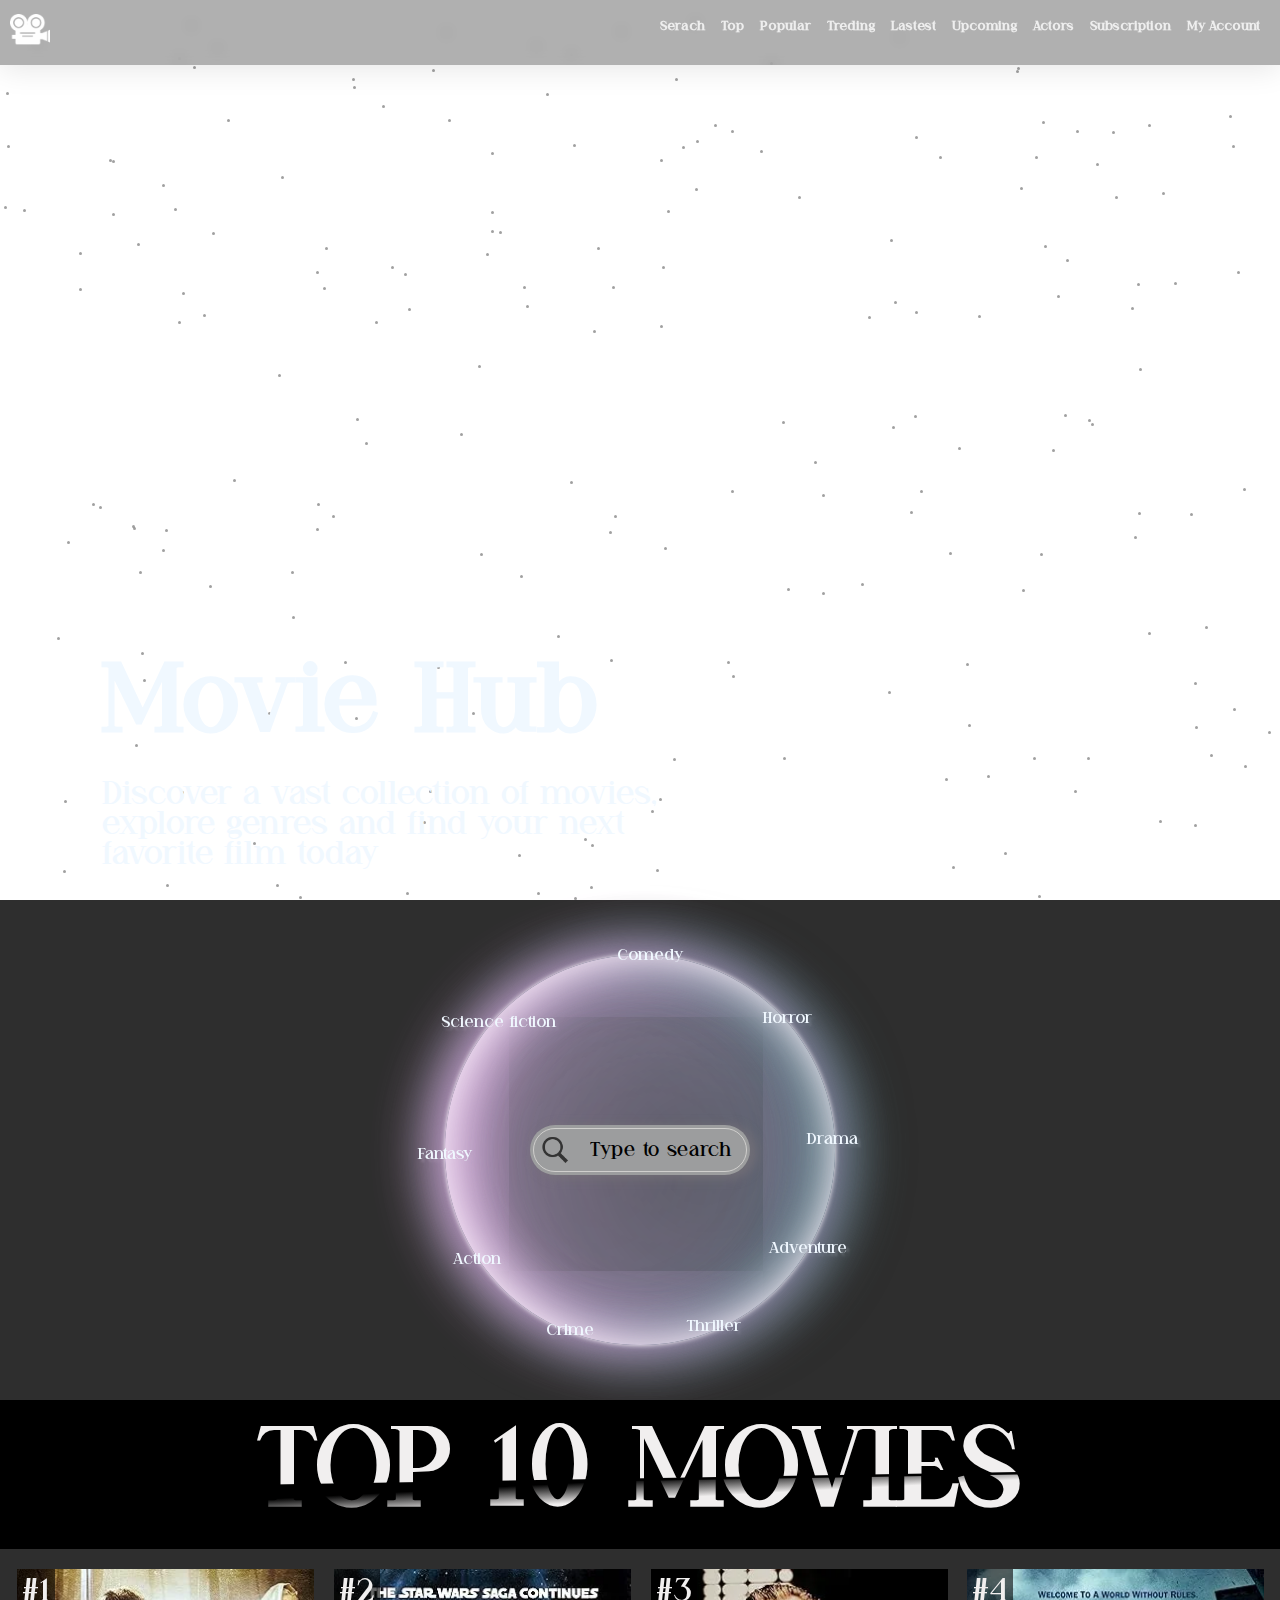
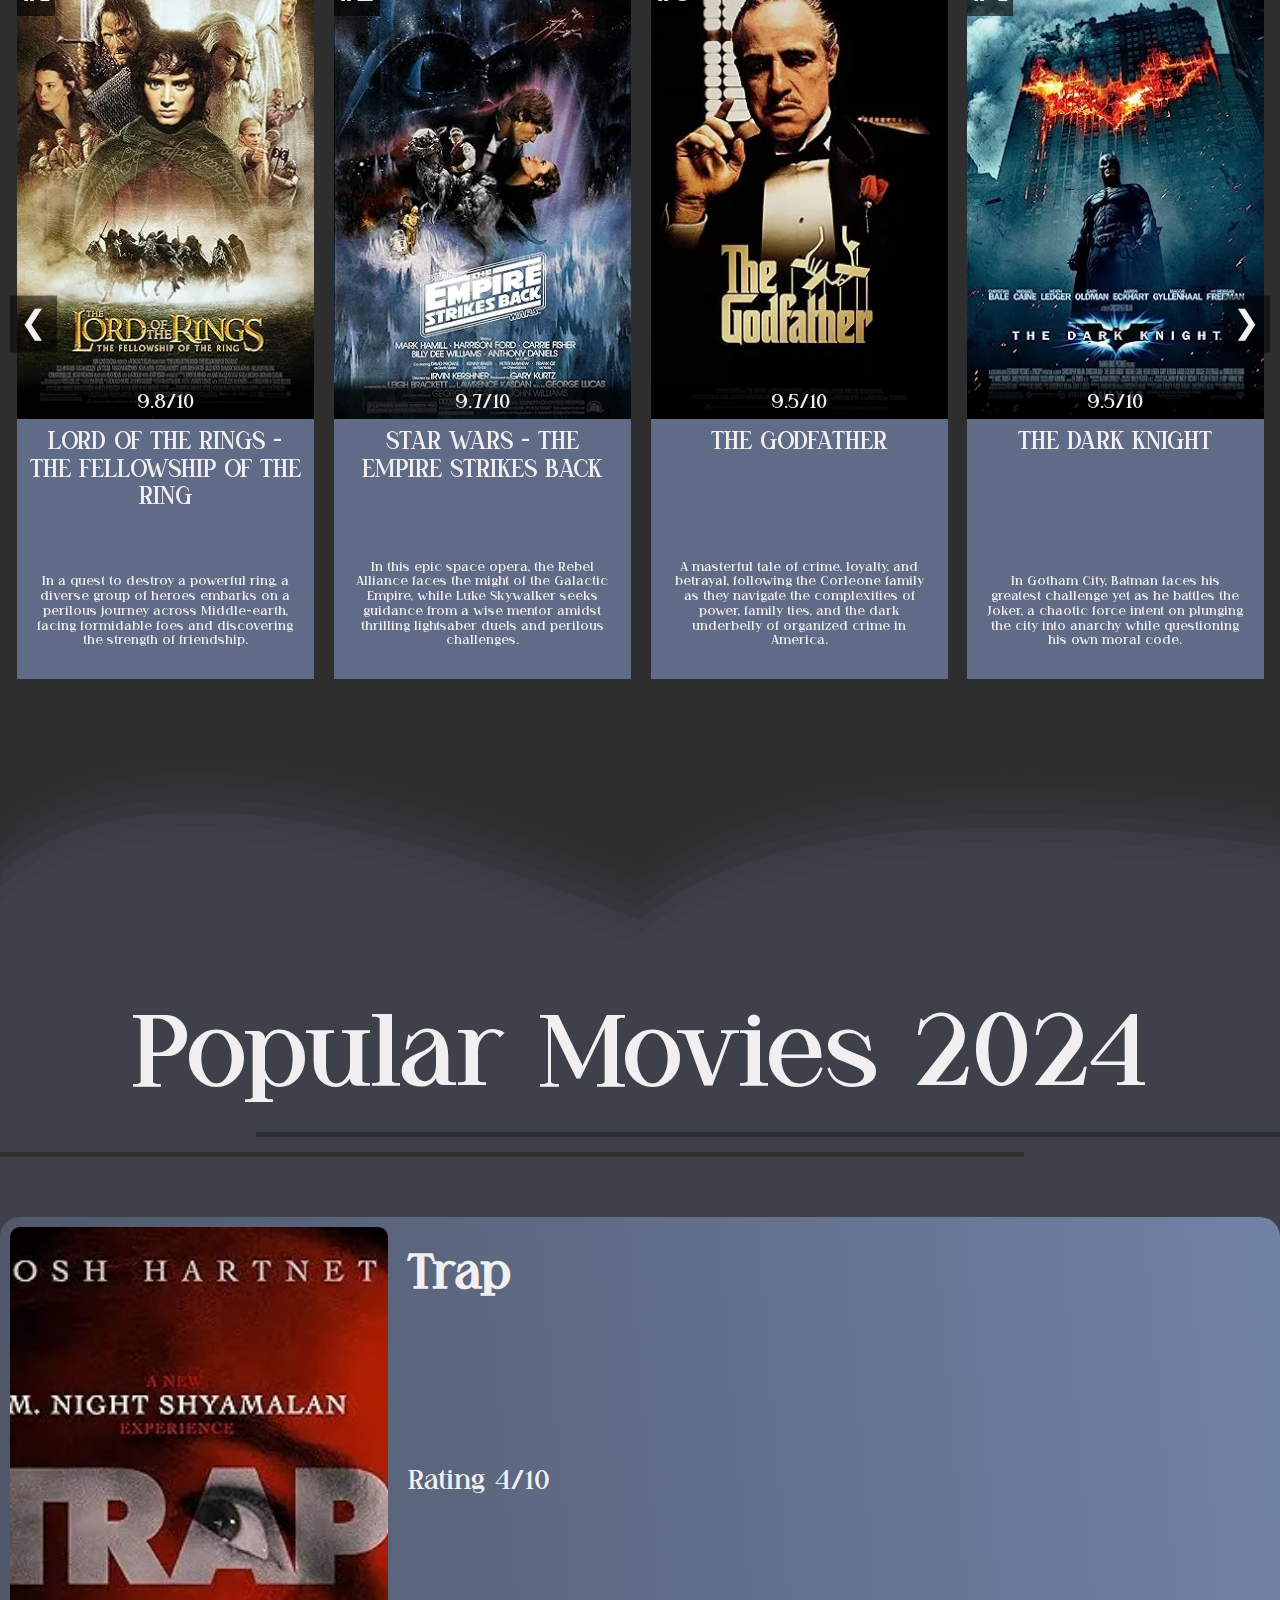
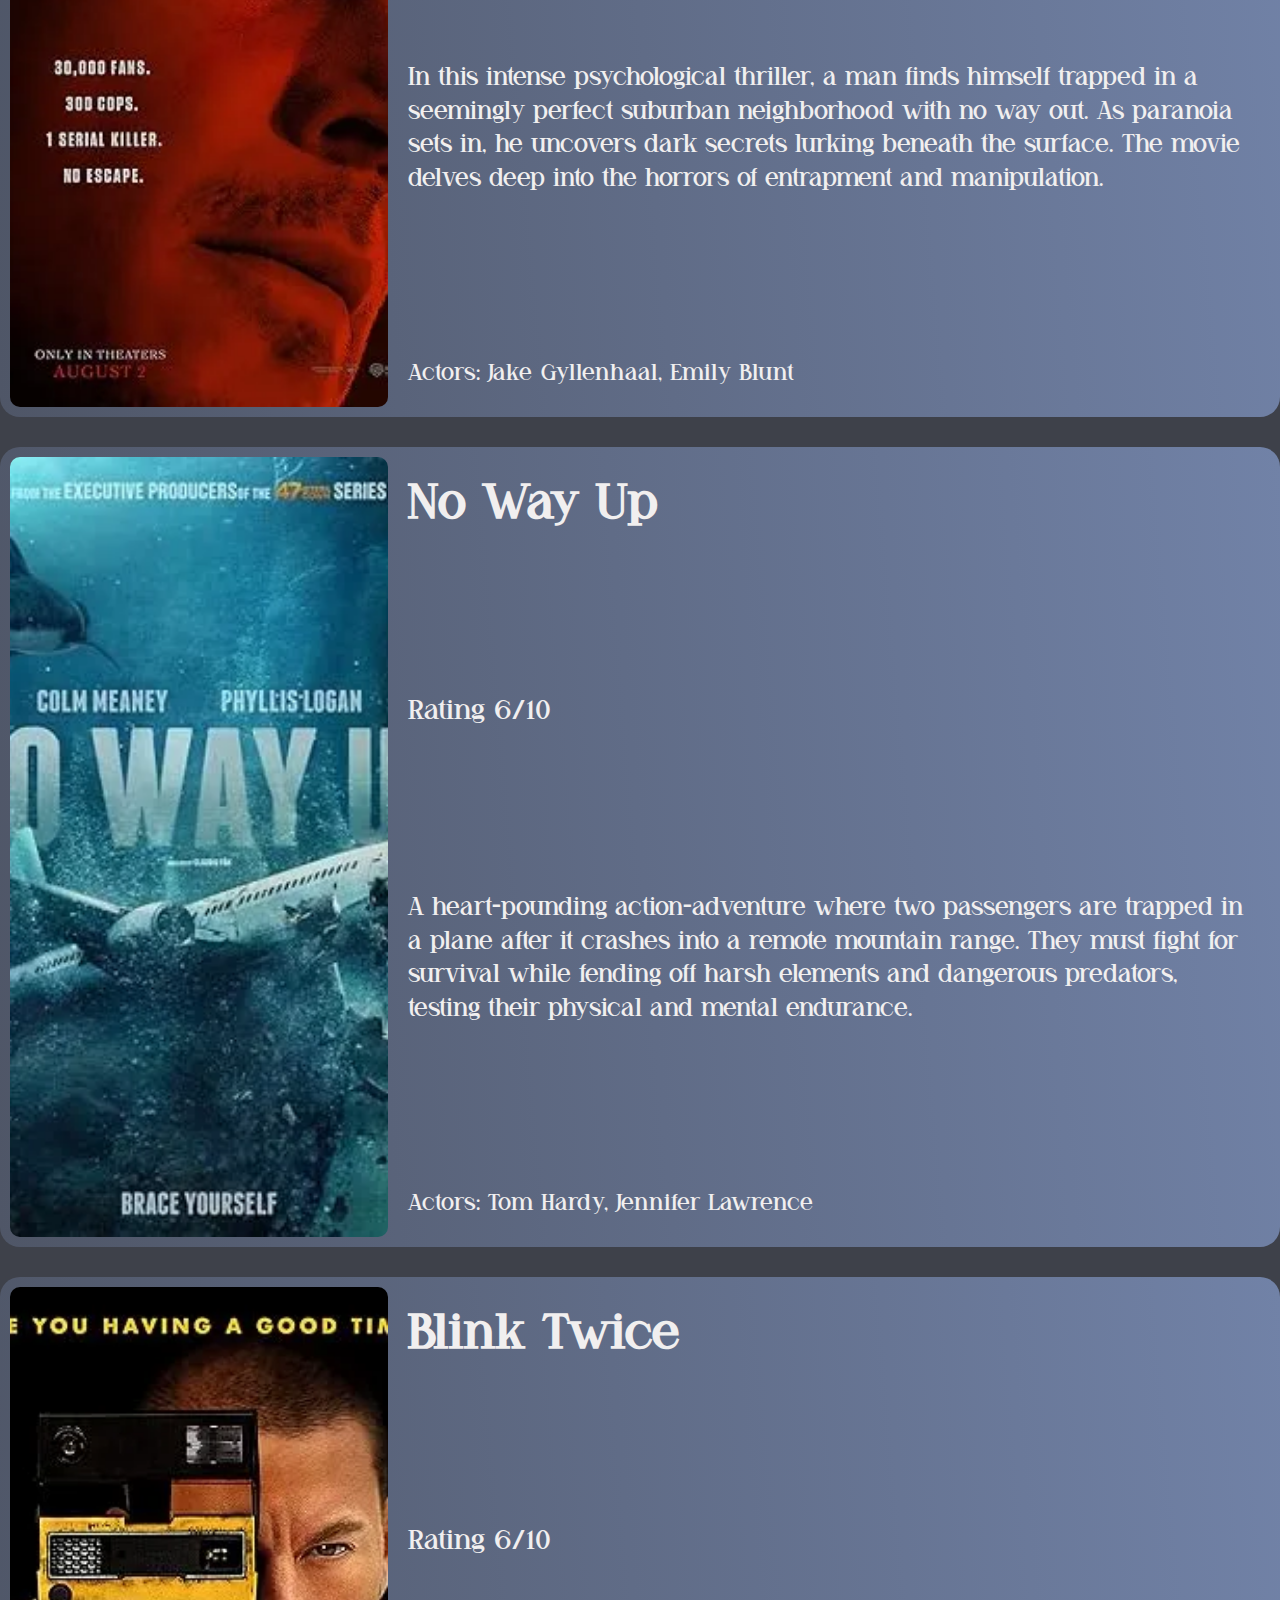
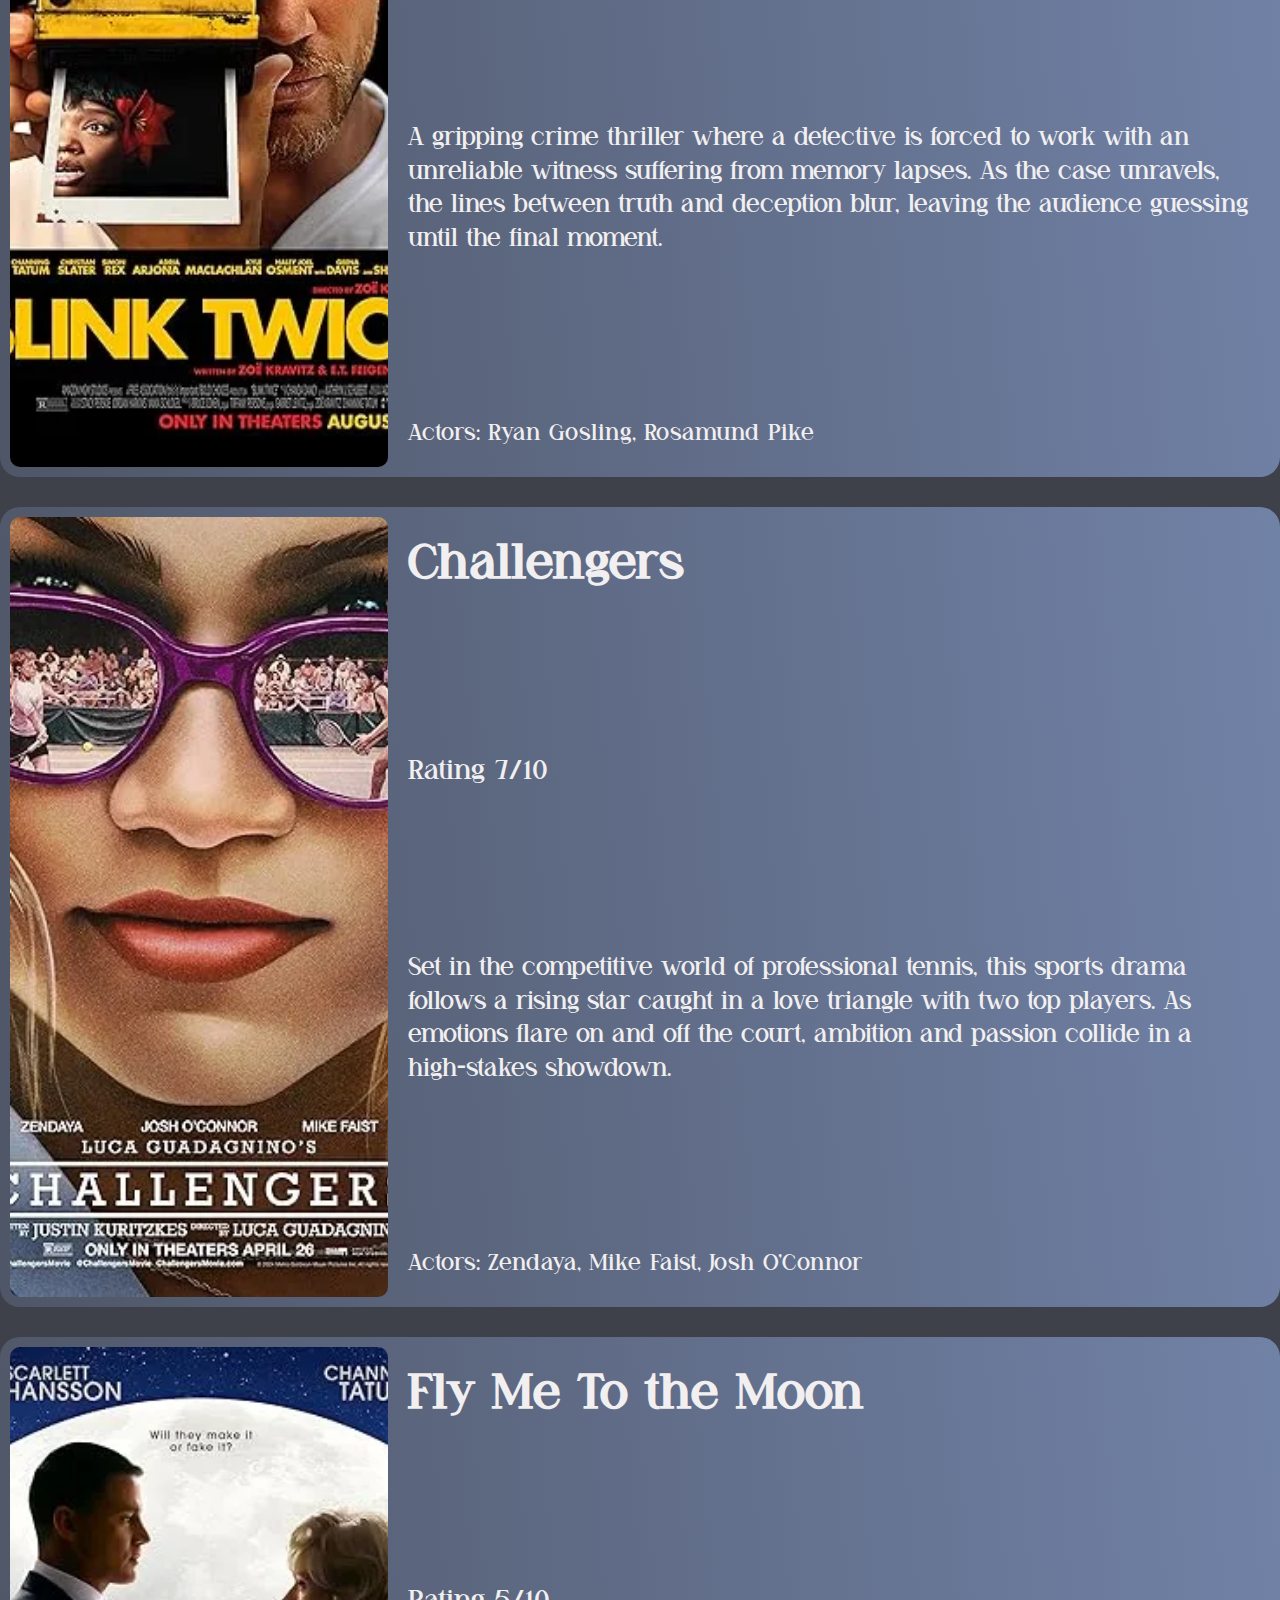
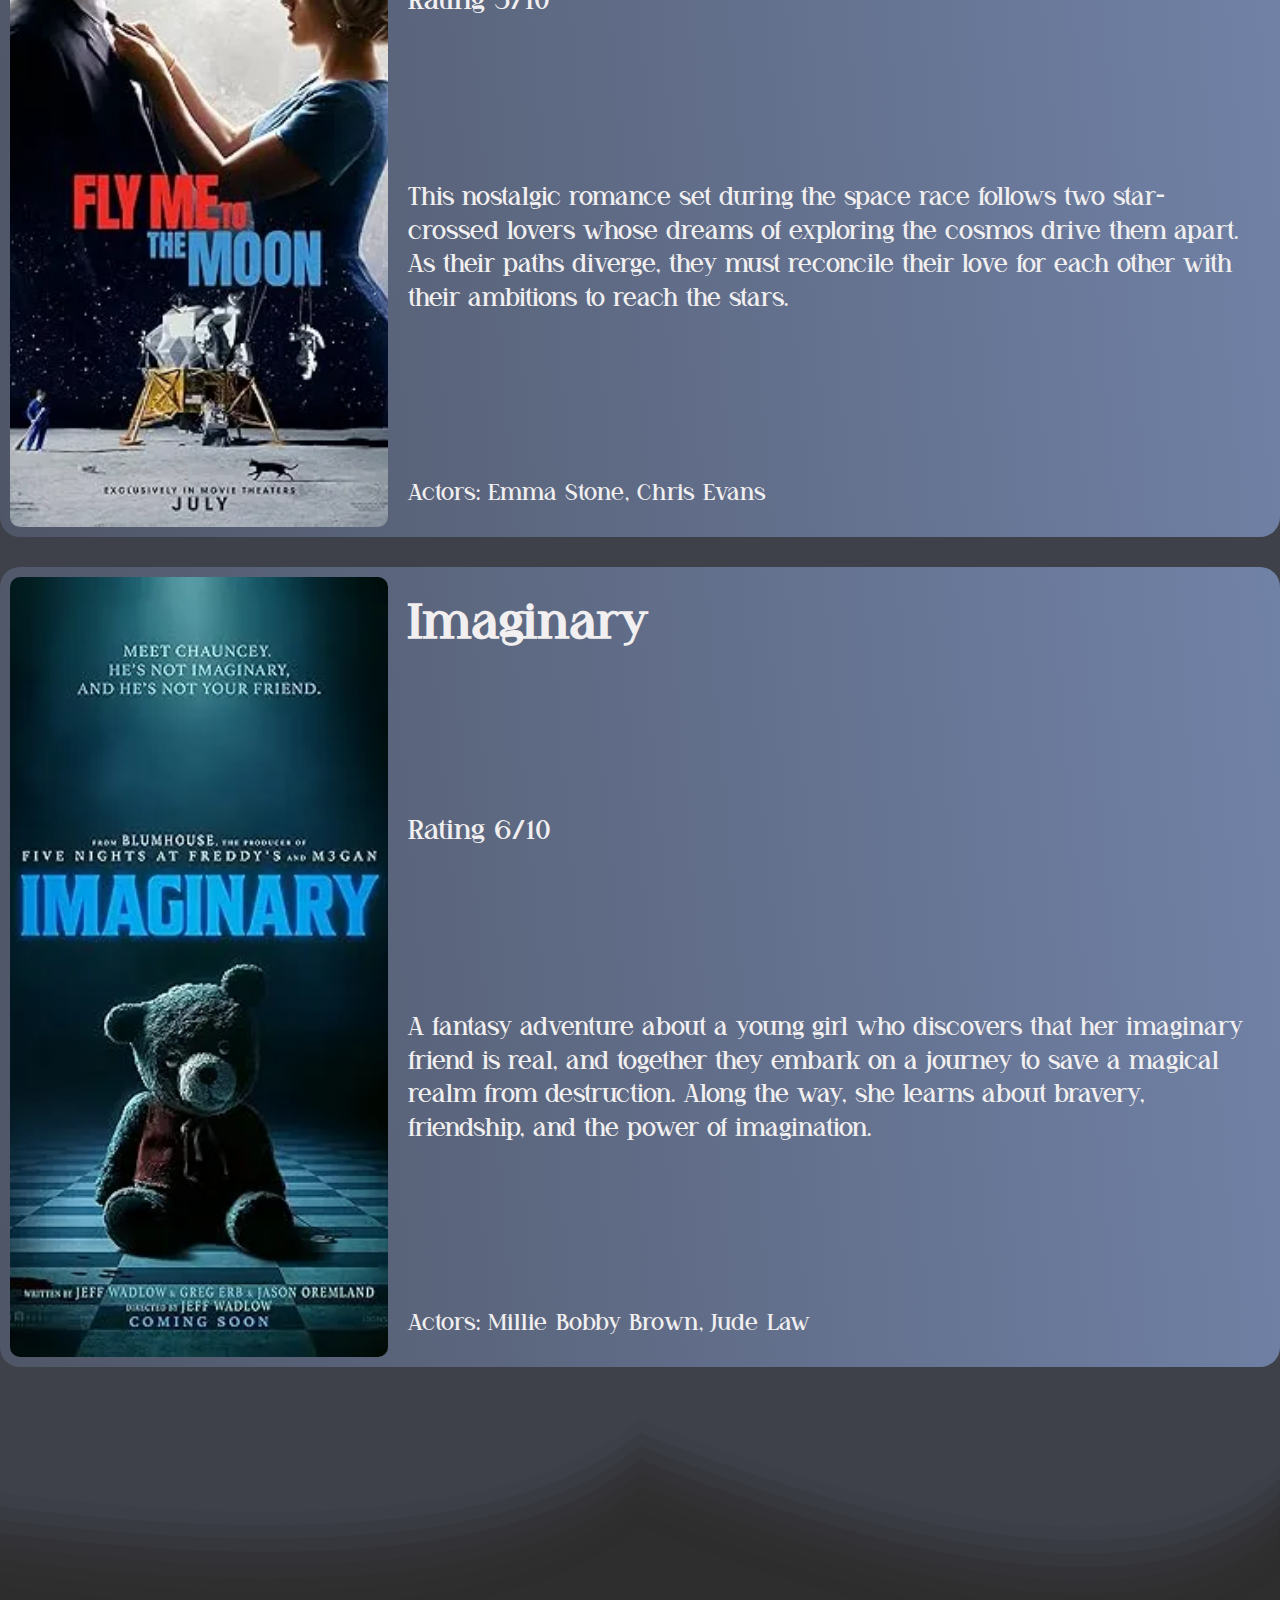
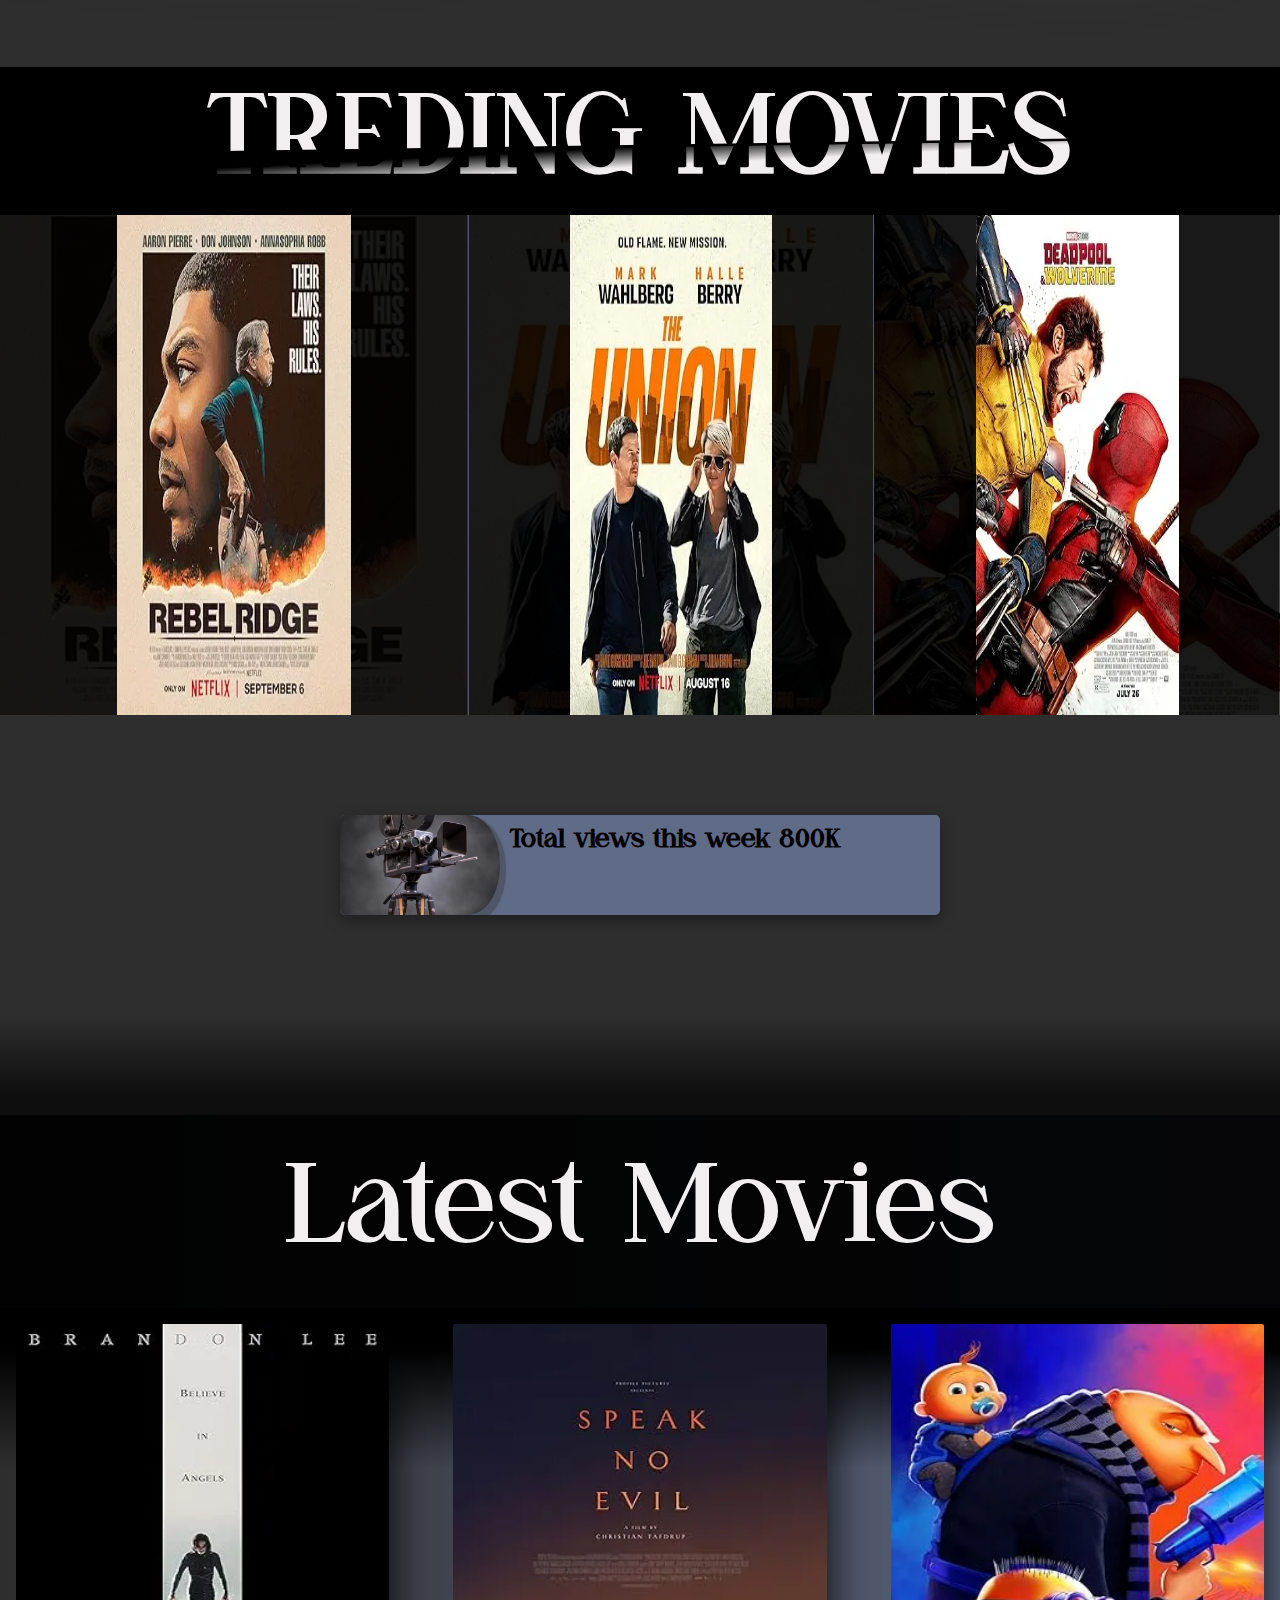
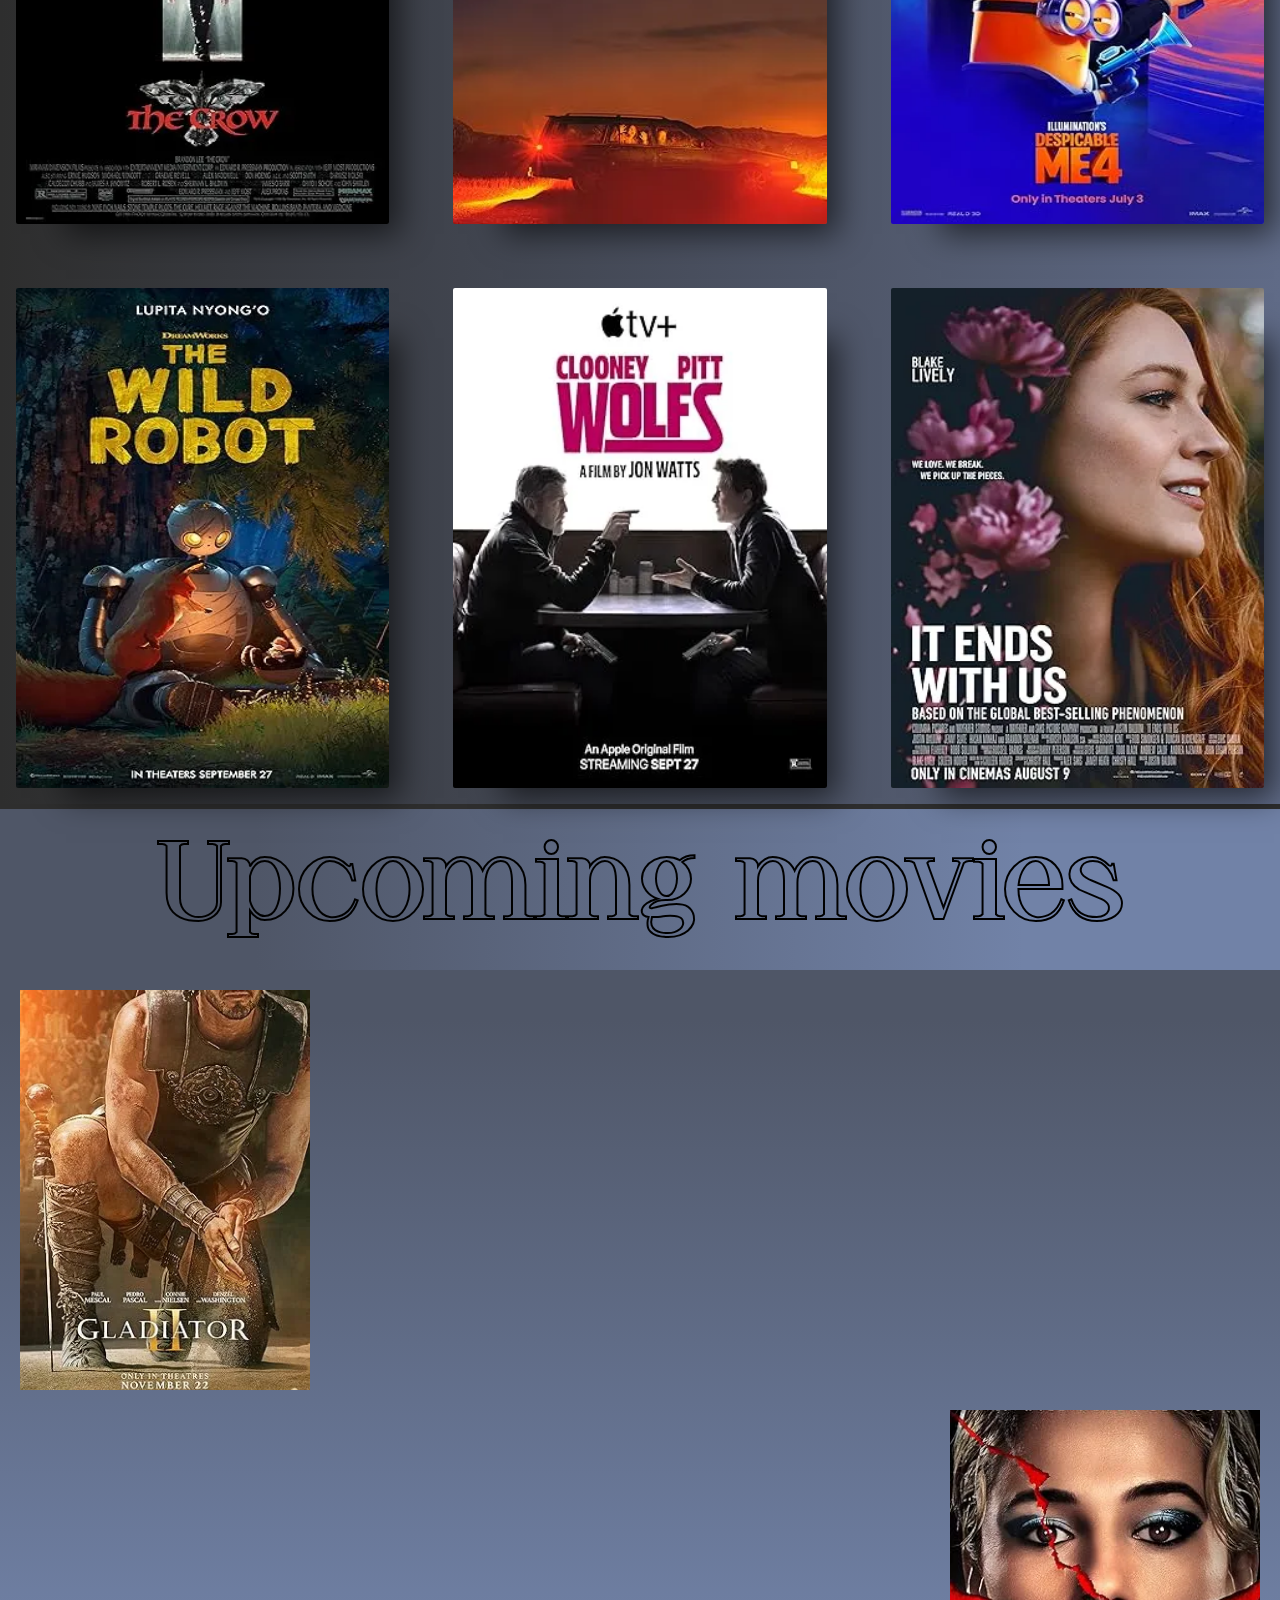
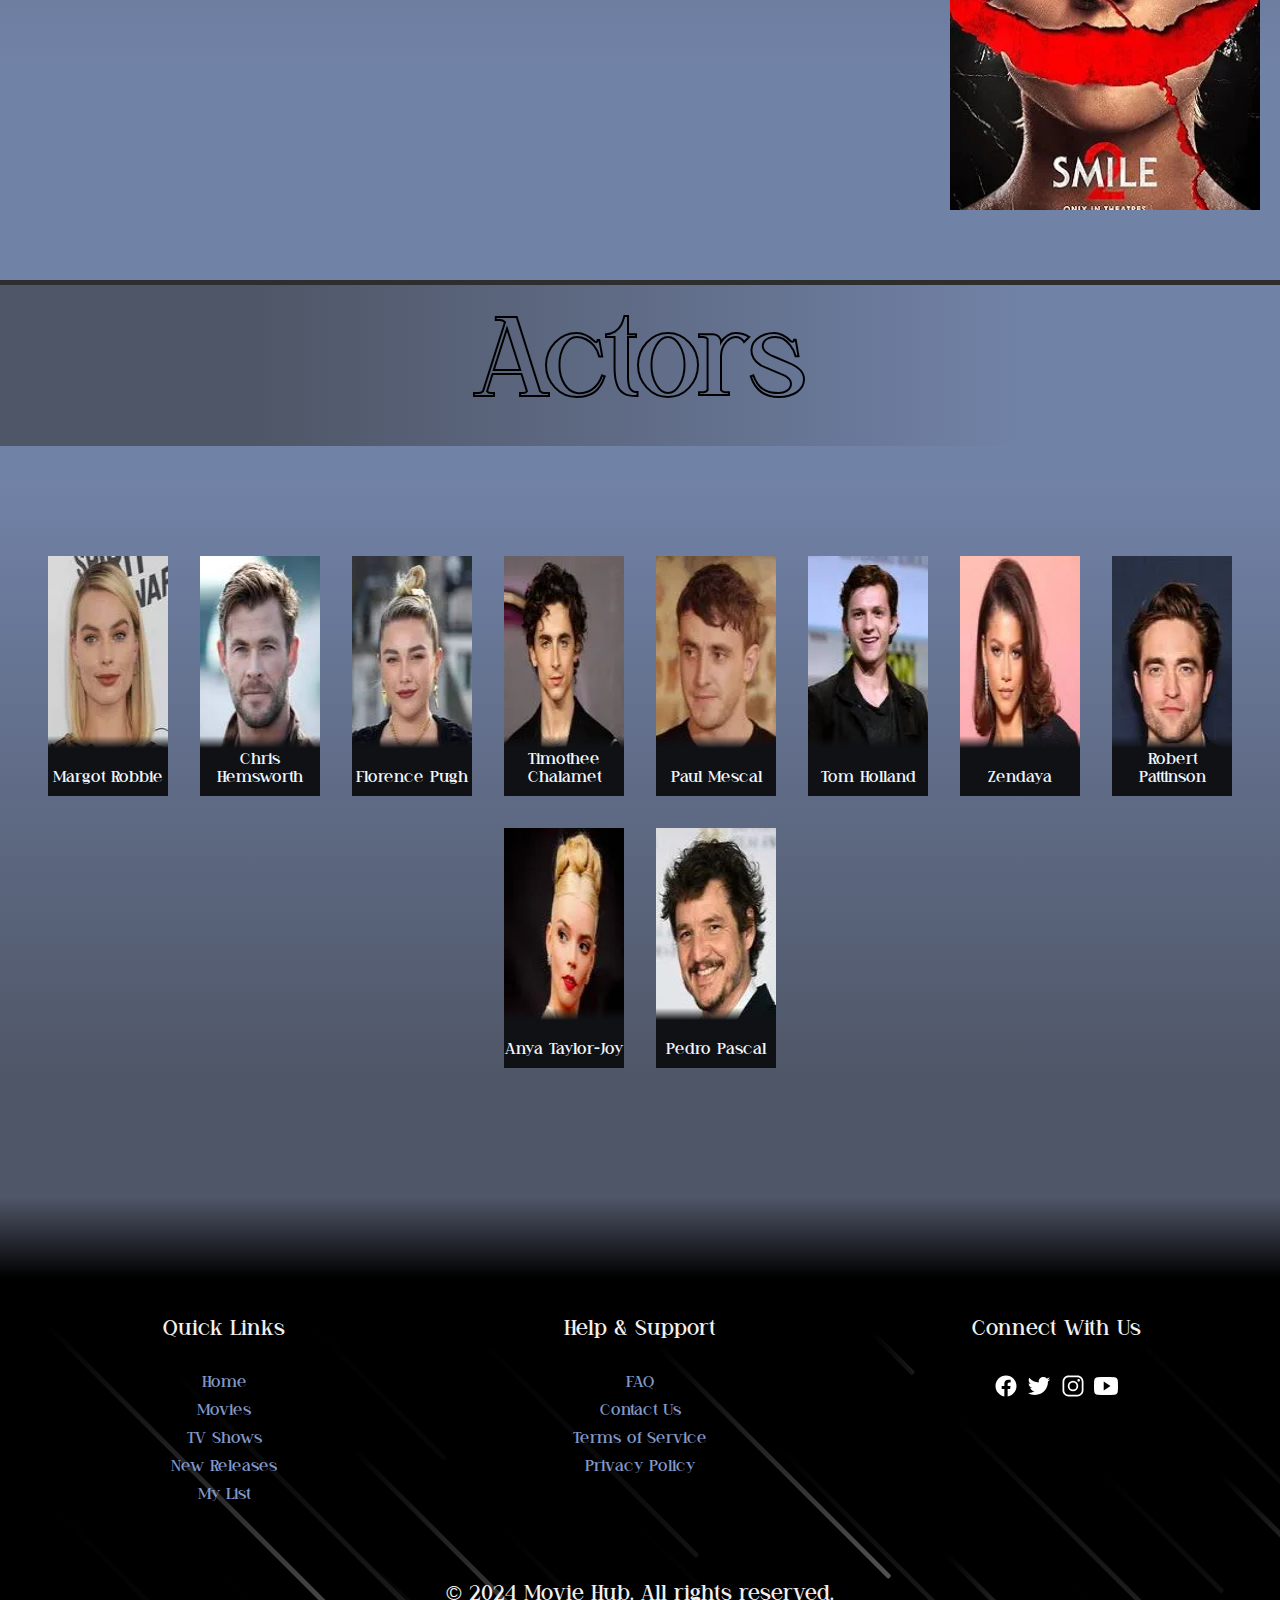
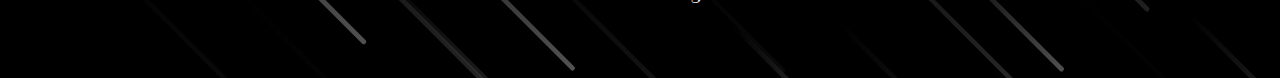
<file: index.html>
<!DOCTYPE html>
<html lang="en">
  <head>
    <meta charset="UTF-8" />
    <meta name="viewport" content="width=device-width, initial-scale=1.0" />
    <meta name="description" content="A large library for discovering movies" />
    <title>Movie Hub</title>
    <link rel="stylesheet" href="normalize.css" />
    <link rel="stylesheet" href="https://cdnjs.cloudflare.com/ajax/libs/animate.css/4.1.1/animate.min.css" />
    <link rel="stylesheet" href="styles.css" />
    <link rel="stylesheet" href="headerAndNav.css" />
    <link rel="stylesheet" href="search.css" />
    <link rel="stylesheet" href="topMovies.css" />
    <link rel="stylesheet" href="popularMovies.css" />
    <link rel="stylesheet" href="tredingMovies.css" />
    <link rel="stylesheet" href="latestMovies.css" />
    <link rel="stylesheet" href="upcoming.css" />
    <link rel="stylesheet" href="actors.css" />
    <link rel="stylesheet" href="footer.css" />
  </head>
  <body>
    <header>
      <nav>
        <a href="index.html"><img src="/res/icons/logo.png" alt="logo illustrated by a old cinema projector" /></a>
        <div class="icon nav-icon">
          <span></span>
          <span></span>
          <span></span>
        </div>
        <ul id="nav-ul">
          <li><a href="#search-section">Serach</a></li>
          <li><a href="#topMovies-section">Top</a></li>
          <li><a href="#popularMovies-section">Popular</a></li>
          <li><a href="#tredingMovies-section">Treding</a></li>
          <li><a href="#latestMovies-section">Lastest</a></li>
          <li><a href="#upcoming-section">Upcoming</a></li>
          <li><a href="#actors-section">Actors</a></li>
          <li><a href="subscription.html">Subscription</a></li>
          <li><a href="myAccount.html">My Account</a></li>
        </ul>
      </nav>
    </header>
    <main>
      <section class="top-image-holder">
        <div class="top-image"></div>
        <div class="top-text">
          <h1 class="animate__animated animate__fadeInLeft">Movie Hub</h1>
          <p class="animate__animated animate__fadeInUp">Discover a vast collection of movies, explore genres and find your next favorite film today</p>
        </div>
        <div class="particle-container"></div>
      </section>
      <section class="serach" id="search-section">
        <div class="search-container">
          <div class="search-input-container">
            <img src="res/icons/search.png" alt="search icon" />
            <input type="text" id="input" placeholder="Type to search" />
          </div>
          <div class="marquee-animation-container">
            <div class="marquee-animation-rtl marquee-animation">
              <span>Comedy</span>
              <span>Science fiction</span>
              <span>Fantasy</span>
              <span>Action</span>
              <span>Horror</span>
              <span>Drama</span>
              <span>Adventure</span>
              <span>Thriller</span>
              <span>Crime</span>
              <!-- Duplicates lables for smoother animation -->
              <span>Comedy</span>
              <span>Science fiction</span>
              <span>Fantasy</span>
              <span>Action</span>
              <span>Horror</span>
              <span>Drama</span>
              <span>Adventure</span>
              <span>Thriller</span>
              <span>Crime</span>
            </div>
            <div class="marquee-animation-ltr marquee-animation">
              <span>Comedy</span>
              <span>Science fiction</span>
              <span>Fantasy</span>
              <span>Action</span>
              <span>Horror</span>
              <span>Drama</span>
              <span>Adventure</span>
              <span>Thriller</span>
              <span>Crime</span>
              <!-- Duplicates lables for smoother animation -->
              <span>Comedy</span>
              <span>Science fiction</span>
              <span>Fantasy</span>
              <span>Action</span>
              <span>Horror</span>
              <span>Drama</span>
              <span>Adventure</span>
              <span>Thriller</span>
              <span>Crime</span>
            </div>
          </div>
          <div class="search-circle">
            <span>Comedy</span>
            <span>Science fiction</span>
            <span>Fantasy</span>
            <span>Action</span>
            <span>Horror</span>
            <span>Drama</span>
            <span>Adventure</span>
            <span>Thriller</span>
            <span>Crime</span>
          </div>
        </div>
      </section>
      <section id="topMovies-section">
        <div class="sliced-heading-wrapper">
          <h2 class="top">Top 10 movies</h2>
          <span class="bottom" aria-hidden="true">Top 10 movies</span>
        </div>
        <div class="carousel-container">
          <div class="carousel-items">
            <article class="carousel-card">
              <div class="card__face card__face--front">
                <figure data-rating="9.8/10" data-rank="#1">
                  <img src="/res/top-movies-poster/top-movie-1.webp" alt="A mystical landscape featuring a group of heroes in the midst of a grand adventure." aria-label="A scene showcasing iconic characters from a high-fantasy saga." title="Lord of the Rings - The Fellowship of the Ring" />
                  <figcaption>Lord of the Rings - The Fellowship of the Ring</figcaption>
                </figure>
                <p>In a quest to destroy a powerful ring, a diverse group of heroes embarks on a perilous journey across Middle-earth, facing formidable foes and discovering the strength of friendship.</p>
              </div>
              <div class="card__face card__face--back">
                <h2>Lord of the Rings - The Fellowship of the Ring</h2>
                <p>"The Fellowship of the Ring" begins the legendary journey to destroy the One Ring, a powerful artifact that threatens to bring all of Middle-earth under the control of the Dark Lord Sauron. The story follows Frodo Baggins, a young hobbit who reluctantly becomes the ring-bearer, charged with the nearly impossible task of carrying the ring to the fires of Mount Doom, the only place where it can be destroyed.</p>
                <p>Frodo is not alone in his quest, however. He is joined by a diverse fellowship that includes the wizard Gandalf, the ranger Aragorn, the elf Legolas, the dwarf Gimli, and his fellow hobbits Sam, Merry, and Pippin. Together, they travel across treacherous lands, facing various enemies, from orcs and Ringwraiths to the treacherous Saruman. Along the way, they also grapple with internal conflicts and the corrupting influence of the ring itself.</p>
                <p>The film masterfully blends high-stakes action with deep emotional connections between characters, making it not just a story of good versus evil but also one of friendship, sacrifice, and hope. "The Fellowship of the Ring" sets the stage for an epic trilogy that explores the complexities of power, loyalty, and the resilience of the human spirit.</p>
              </div>
            </article>

            <article class="carousel-card">
              <div class="card__face card__face--front">
                <figure data-rating="9.7/10" data-rank="#2">
                  <img src="/res/top-movies-poster/top-movie-2.webp" alt="A starry galaxy with spaceships engaged in an epic battle." aria-label="A dramatic scene from a legendary space opera featuring a duel between heroes and villains." title="Star Wars - The Empire Strikes Back" />
                  <figcaption>Star Wars - The Empire Strikes Back</figcaption>
                </figure>
                <p>In this epic space opera, the Rebel Alliance faces the might of the Galactic Empire, while Luke Skywalker seeks guidance from a wise mentor amidst thrilling lightsaber duels and perilous challenges.</p>
              </div>
              <div class="card__face card__face--back">
                <h2>Star Wars - The Empire Strikes Back</h2>
                <p>"The Empire Strikes Back" is the second installment in the original Star Wars trilogy and is widely regarded as one of the greatest sequels ever made. The story picks up after the destruction of the Death Star, with the Rebel Alliance now on the run from the mighty Galactic Empire. Luke Skywalker, Han Solo, and Princess Leia are pursued across the galaxy by Darth Vader, who is determined to crush the rebellion once and for all.</p>
                <p>Luke travels to the remote planet of Dagobah to train with Yoda, an ancient Jedi Master, in the ways of the Force. Meanwhile, Han and Leia’s group finds themselves hiding in Cloud City, where they are betrayed by Han's old friend Lando Calrissian. The film's dramatic high point comes when Luke confronts Vader, leading to one of the most iconic revelations in cinematic history: Darth Vader is Luke's father.</p>
                <p>With its dark tone, complex character development, and groundbreaking special effects, "The Empire Strikes Back" set a new standard for sequels. It expands the Star Wars universe while delivering unforgettable moments of action, romance, and tragedy, making it an essential part of the saga's legacy.</p>
              </div>
            </article>

            <article class="carousel-card">
              <div class="card__face card__face--front">
                <figure data-rating="9.5/10" data-rank="#3">
                  <img src="/res/top-movies-poster/top-movie-3.webp" alt="A powerful family portrait, featuring a stern patriarch and his sons." aria-label="A striking depiction of a mafia family immersed in power struggles." title="The Godfather" />
                  <figcaption>The Godfather</figcaption>
                </figure>
                <p>A masterful tale of crime, loyalty, and betrayal, following the Corleone family as they navigate the complexities of power, family ties, and the dark underbelly of organized crime in America.</p>
              </div>
              <div class="card__face card__face--back">
                <h2>The Godfather</h2>
                <p>"The Godfather" is a cinematic masterpiece that explores the world of organized crime through the lens of the powerful Corleone family. The film, directed by Francis Ford Coppola, follows the rise of Michael Corleone, a reluctant heir who becomes deeply involved in the family’s criminal empire after an assassination attempt on his father, Vito Corleone, the aging patriarch of the family.</p>
                <p>At its core, "The Godfather" is about the complex dynamics of family loyalty and the corrupting influence of power. Michael, who initially rejects the violent world of organized crime, gradually becomes the very thing he sought to avoid, ruthlessly eliminating rivals and even turning against his own kin. The film is filled with iconic moments, including Vito's famous line, "I'm going to make him an offer he can't refuse," and Michael's cold, calculated decision to take control of the family's business.</p>
                <p>The film's exploration of themes like betrayal, legacy, and morality, combined with powerful performances by Marlon Brando and Al Pacino, solidified "The Godfather" as a cornerstone of American cinema. Its influence on both the crime genre and film in general is undeniable, and it remains a timeless portrayal of power and its consequences.</p>
              </div>
            </article>

            <article class="carousel-card">
              <div class="card__face card__face--front">
                <figure data-rating="9.5/10" data-rank="#4">
                  <img src="/res/top-movies-poster/top-movie-4.webp" alt="A brooding figure stands against a city skyline, symbolizing darkness and justice." aria-label="An iconic hero in a shadowy setting, representing the battle against crime." title="The Dark Knight" />
                  <figcaption>The Dark Knight</figcaption>
                </figure>
                <p>In Gotham City, Batman faces his greatest challenge yet as he battles the Joker, a chaotic force intent on plunging the city into anarchy while questioning his own moral code.</p>
              </div>
              <div class="card__face card__face--back">
                <h2>The Dark Knight</h2>
                <p>"The Dark Knight" redefines the superhero genre with its dark, gritty portrayal of Gotham City and the moral complexities of its central character, Batman. Directed by Christopher Nolan, the film follows Bruce Wayne as he faces his most dangerous adversary yet: the Joker, a criminal mastermind who thrives on chaos and destruction. Played masterfully by Heath Ledger, the Joker pushes Batman to his limits, testing his moral code and resolve to save the city.</p>
                <p>As the Joker wreaks havoc on Gotham, Batman must confront the ethical dilemmas of vigilante justice. The film’s central conflict revolves around the Joker’s desire to prove that anyone, even the righteous Batman, can be corrupted by fear and chaos. Meanwhile, Gotham's district attorney, Harvey Dent, undergoes his own transformation into the vengeful Two-Face, adding another layer of moral complexity to the narrative.</p>
                <p>"The Dark Knight" is more than just an action-packed superhero film; it is a philosophical exploration of order versus anarchy, the fine line between heroism and villainy, and the sacrifices necessary to uphold justice. With its intense performances, especially Ledger's Oscar-winning portrayal of the Joker, the film remains a benchmark in modern cinema.</p>
              </div>
            </article>

            <article class="carousel-card">
              <div class="card__face card__face--front">
                <figure data-rating="9.4/10" data-rank="#5">
                  <img src="/res/top-movies-poster/top-movie-5.webp" alt="A man in prison gazes out towards the light, symbolizing hope and freedom." aria-label="A poignant moment reflecting perseverance and the human spirit." title="The Shawshank Redemption" />
                  <figcaption>The Shawshank Redemption</figcaption>
                </figure>
                <p>In a tale of hope and friendship, Andy Dufresne, wrongly imprisoned for murder, befriends fellow inmate Red and inspires others with his resilience and belief in eventual redemption.</p>
              </div>
              <div class="card__face card__face--back">
                <h2>The Shawshank Redemption</h2>
                <p>"The Shawshank Redemption" is a powerful drama that explores themes of hope, perseverance, and the human spirit. Based on a novella by Stephen King, the film follows the story of Andy Dufresne, a banker wrongfully convicted of murdering his wife and her lover. Sentenced to life in Shawshank Prison, Andy initially keeps to himself but gradually forms a deep friendship with Red, a long-time inmate known for his ability to smuggle contraband.</p>
                <p>Over the years, Andy’s intelligence and integrity earn him the respect of both the inmates and the prison staff. He uses his skills to improve the conditions within Shawshank, but more importantly, he never loses hope. Through his quiet determination, Andy instills a sense of optimism in those around him, despite the oppressive and corrupt system they are all trapped in.</p>
                <p>The film's climactic moment—Andy’s escape through a tunnel he painstakingly carved over decades—serves as a powerful metaphor for the idea that even in the darkest of circumstances, freedom and redemption are possible. "The Shawshank Redemption" has become one of the most beloved films of all time, praised for its moving performances, memorable quotes, and its uplifting message of hope and resilience.</p>
              </div>
            </article>

            <article class="carousel-card">
              <div class="card__face card__face--front">
                <figure data-rating="9.2/10" data-rank="#6">
                  <img src="/res/top-movies-poster/top-movie-6.webp" alt="A great white shark menaces a beach, with a group of swimmers in the distance." aria-label="A thrilling scene of fear and suspense featuring a fearsome predator." title="Jaws" />
                  <figcaption>Jaws</figcaption>
                </figure>
                <p>As a monstrous great white shark terrorizes a beach town, the local sheriff, a marine biologist, and a grizzled fisherman band together to hunt down the deadly predator.</p>
              </div>
              <div class="card__face card__face--back">
                <h2>Jaws</h2>
                <p>"Jaws," directed by Steven Spielberg, is widely credited with inventing the summer blockbuster. The film revolves around the terror unleashed by a massive great white shark that preys on the small beach town of Amity Island. The town's police chief, Martin Brody, is determined to keep the beaches safe, but is hindered by local politics and the fear of ruining the lucrative summer tourist season.</p>
                <p>As the shark’s attacks grow more frequent and deadly, Brody teams up with marine biologist Matt Hooper and seasoned shark hunter Quint. The trio sets out on a tense and dangerous mission to track down and kill the predator, leading to one of the most suspenseful and memorable climaxes in film history.</p>
                <p>Beyond its thrilling action sequences and unforgettable score, "Jaws" is a masterclass in building suspense and tension. Spielberg’s use of the unseen terror lurking beneath the water, coupled with John Williams' iconic music, creates an atmosphere of fear that remains effective decades later. "Jaws" not only cemented Spielberg’s reputation as a director but also changed the way movies were marketed and released.</p>
              </div>
            </article>

            <article class="carousel-card">
              <div class="card__face card__face--front">
                <figure data-rating="9.2/10" data-rank="#7">
                  <img src="/res/top-movies-poster/top-movie-7.webp" alt="A chaotic diner scene with diverse characters caught in a gripping narrative." aria-label="An intense and stylish portrayal of crime and redemption, featuring memorable dialogues." title="Pulp Fiction" />
                  <figcaption>Pulp Fiction</figcaption>
                </figure>
                <p>In this groundbreaking film, interconnected stories of crime, redemption, and dark humor unfold in a stylish narrative, featuring hitmen, a boxer, and a quirky pair of armed robbers.</p>
              </div>
              <div class="card__face card__face--back">
                <h2>Pulp Fiction</h2>
                <p>"Pulp Fiction," directed by Quentin Tarantino, is a genre-defying film that weaves together multiple storylines involving crime, redemption, and violence in a non-linear narrative. The film's interconnected stories feature an eclectic cast of characters, including hitmen Vincent Vega and Jules Winnfield, a boxer named Butch, and a pair of amateur robbers known as "Pumpkin" and "Honey Bunny."</p>
                <p>Each segment of the film plays with time and perspective, creating a complex tapestry of humor, tension, and shocking twists. From Vincent and Jules’ philosophical debates on morality to Butch’s desperate escape from a gang of criminals, every story is filled with Tarantino’s signature sharp dialogue and pop culture references. The film also features one of the most memorable dance scenes in movie history, starring John Travolta and Uma Thurman.</p>
                <p>"Pulp Fiction" is not only a defining work of 1990s independent cinema but also a film that continues to influence filmmakers today. Its combination of wit, violence, and nonlinear storytelling broke conventional rules of cinema, making it a groundbreaking and unforgettable film that redefined the crime genre.</p>
              </div>
            </article>

            <article class="carousel-card">
              <div class="card__face card__face--front">
                <figure data-rating="9.0/10" data-rank="#8">
                  <img src="/res/top-movies-poster/top-movie-8.webp" alt="A group of superheroes stands ready for battle in a vibrant, action-packed scene." aria-label="An ensemble of iconic characters poised against a backdrop of intergalactic conflict." title="Avengers: Infinity War" />
                  <figcaption>Avengers: Infinity War</figcaption>
                </figure>
                <p>The Avengers assemble to confront the formidable Thanos, who seeks to collect the Infinity Stones and wield their power, threatening the universe in this spectacular superhero showdown.</p>
              </div>
              <div class="card__face card__face--back">
                <h2>Avengers: Infinity War</h2>
                <p>"Avengers: Infinity War" is an epic culmination of ten years of storytelling within the Marvel Cinematic Universe, bringing together nearly all of the franchise’s superheroes for a climactic showdown against the intergalactic warlord Thanos. The film follows the Avengers as they race to stop Thanos from collecting the six Infinity Stones, which would give him the power to wipe out half of all life in the universe with a snap of his fingers.</p>
                <p>The film is packed with action, but it also explores the emotional depth of its characters as they face seemingly insurmountable odds. As heroes like Iron Man, Thor, and Captain America struggle with their personal demons, they must also confront the possibility that they may not be able to save everyone. Thanos, portrayed as a complex and morally ambiguous villain, is driven by his twisted belief that his actions will bring balance to the universe.</p>
                <p>The film's shocking ending, where many beloved characters are turned to dust, left audiences stunned and set the stage for the dramatic conclusion in "Avengers: Endgame." "Infinity War" is a bold, ambitious film that successfully balances spectacle with emotional stakes, making it one of the most impactful superhero movies of all time.</p>
              </div>
            </article>

            <article class="carousel-card">
              <div class="card__face card__face--front">
                <figure data-rating="8.9/10" data-rank="#9">
                  <img src="/res/top-movies-poster/top-movie-9.webp" alt="A rugged archaeologist stands confidently, holding a whip against an ancient temple." aria-label="A thrilling adventure featuring treasure hunting and historical intrigue." title="Raiders of the Lost Ark" />
                  <figcaption>Raiders of the Lost Ark</figcaption>
                </figure>
                <p>Archaeologist Indiana Jones races against time and adversaries to find the Ark of the Covenant, battling Nazis and uncovering ancient secrets in this exhilarating adventure.</p>
              </div>
              <div class="card__face card__face--back">
                <h2>Raiders of the Lost Ark</h2>
                <p>"Raiders of the Lost Ark," directed by Steven Spielberg and starring Harrison Ford as Indiana Jones, is one of the most iconic adventure films of all time. Set in 1936, the film follows archaeologist and adventurer Indiana Jones as he races against Nazi forces to find the legendary Ark of the Covenant, a biblical artifact said to possess immense power.</p>
                <p>The film takes viewers on a thrilling globe-trotting journey, from the jungles of South America to the deserts of Egypt. Along the way, Indiana faces a series of harrowing challenges, including ancient traps, treacherous enemies, and heart-pounding action sequences. His quick wit, resourcefulness, and rugged charm make him a beloved cinematic hero.</p>
                <p>"Raiders of the Lost Ark" combines the best elements of classic adventure serials with modern filmmaking techniques, resulting in a movie that feels timeless. Its blend of historical intrigue, supernatural elements, and breathtaking action set the standard for the adventure genre and spawned a beloved franchise. The film remains an enduring favorite, with Indiana Jones standing as one of the most enduring and recognizable characters in film history.</p>
              </div>
            </article>

            <article class="carousel-card">
              <div class="card__face card__face--front">
                <figure data-rating="8.8/10" data-rank="#10">
                  <img src="/res/top-movies-poster/top-movie-10.webp" alt="A charismatic mobster exudes charm and confidence, surrounded by his peers." aria-label="A dynamic portrayal of crime and ambition, showcasing complex relationships." title="GoodFellas" />
                  <figcaption>GoodFellas</figcaption>
                </figure>
                <p>Based on a true story, this film chronicles the rise and fall of mob associate Henry Hill, capturing the allure and brutal reality of life in organized crime.</p>
              </div>
              <div class="card__face card__face--back">
                <h2>GoodFellas</h2>
                <p>"GoodFellas," directed by Martin Scorsese, is a gritty and unflinching portrayal of life in the mafia, based on the true story of Henry Hill. The film follows Henry's rise from a small-time criminal to a major player in the New York City underworld, alongside his friends Jimmy Conway and Tommy DeVito. As Henry becomes more deeply involved in organized crime, he also becomes entangled in a dangerous web of greed, violence, and betrayal.</p>
                <p>The film's narration by Henry offers an insider’s perspective on the allure of the mafia lifestyle, from the fast money to the sense of camaraderie. However, it also reveals the dark side of the criminal world, where loyalty is fleeting, and violence is a constant threat. The brutal reality of this lifestyle eventually catches up to Henry, leading to his downfall as he turns informant to avoid prison.</p>
                <p>With its fast-paced editing, dynamic performances—particularly by Ray Liotta, Robert De Niro, and Joe Pesci—and Scorsese’s masterful direction, "GoodFellas" is a landmark in the crime genre. The film’s depiction of the rise and fall of a gangster is both thrilling and tragic, offering a profound commentary on the consequences of a life lived on the wrong side of the law.</p>
              </div>
            </article>
          </div>
          <button class="carousel-button left">&#10094;</button>
          <button class="carousel-button right">&#10095;</button>
        </div>
      </section>
      <section class="popularMovies" id="popularMovies-section">
        <h2>Popular Movies 2024</h2>
        <div class="movies">
          <article class="movie">
            <img src="res/popular-movies-posters/popular-poster-1.webp" alt="A man lost in a suburban nightmare in the movie Trap" aria-label="Trap movie thriller with Jake Gyllenhaal and Emily Blunt" title="Trap - Psychological Thriller starring Jake Gyllenhaal" />
            <div class="text">
              <h3 class="title">Trap</h3>
              <p class="rating">Rating 4/10</p>
              <p class="desc">In this intense psychological thriller, a man finds himself trapped in a seemingly perfect suburban neighborhood with no way out. As paranoia sets in, he uncovers dark secrets lurking beneath the surface. The movie delves deep into the horrors of entrapment and manipulation.</p>
              <p class="actors">Actors: Jake Gyllenhaal, Emily Blunt</p>
            </div>
          </article>
          <article class="movie">
            <img src="res/popular-movies-posters/popular-poster-2.webp" alt="Survival story in a mountain crash from No Way Up" aria-label="Action adventure film No Way Up starring Tom Hardy and Jennifer Lawrence" title="No Way Up - Survival Action starring Tom Hardy" />
            <div class="text">
              <h3 class="title">No Way Up</h3>
              <p class="rating">Rating 6/10</p>
              <p class="desc">A heart-pounding action-adventure where two passengers are trapped in a plane after it crashes into a remote mountain range. They must fight for survival while fending off harsh elements and dangerous predators, testing their physical and mental endurance.</p>
              <p class="actors">Actors: Tom Hardy, Jennifer Lawrence</p>
            </div>
          </article>
          <article class="movie">
            <img src="res/popular-movies-posters/popular-poster-3.webp" alt="A detective and witness entangled in the crime thriller Blink Twice" aria-label="Blink Twice crime thriller with Ryan Gosling and Rosamund Pike" title="Blink Twice - Suspenseful Crime Drama starring Ryan Gosling" />
            <div class="text">
              <h3 class="title">Blink Twice</h3>
              <p class="rating">Rating 6/10</p>
              <p class="desc">A gripping crime thriller where a detective is forced to work with an unreliable witness suffering from memory lapses. As the case unravels, the lines between truth and deception blur, leaving the audience guessing until the final moment.</p>
              <p class="actors">Actors: Ryan Gosling, Rosamund Pike</p>
            </div>
          </article>
          <article class="movie">
            <img src="res/popular-movies-posters/popular-poster-4.webp" alt="Competitive tennis and romance collide in Challengers" aria-label="Challengers sports drama with Zendaya, Mike Faist, and Josh O'Connor" title="Challengers - Tennis Drama with Zendaya" />
            <div class="text">
              <h3 class="title">Challengers</h3>
              <p class="rating">Rating 7/10</p>
              <p class="desc">Set in the competitive world of professional tennis, this sports drama follows a rising star caught in a love triangle with two top players. As emotions flare on and off the court, ambition and passion collide in a high-stakes showdown.</p>
              <p class="actors">Actors: Zendaya, Mike Faist, Josh O'Connor</p>
            </div>
          </article>
          <article class="movie">
            <img src="res/popular-movies-posters/popular-poster-5.webp" alt="A love story intertwined with space exploration in Fly Me To the Moon" aria-label="Fly Me To the Moon featuring Emma Stone and Chris Evans" title="Fly Me To the Moon - Space Race Romance with Emma Stone" />
            <div class="text">
              <h3 class="title">Fly Me To the Moon</h3>
              <p class="rating">Rating 5/10</p>
              <p class="desc">This nostalgic romance set during the space race follows two star-crossed lovers whose dreams of exploring the cosmos drive them apart. As their paths diverge, they must reconcile their love for each other with their ambitions to reach the stars.</p>
              <p class="actors">Actors: Emma Stone, Chris Evans</p>
            </div>
          </article>
          <article class="movie">
            <img src="res/popular-movies-posters/popular-poster-6.webp" alt="A fantasy adventure in Imaginary with a magical realm at stake" aria-label="Imaginary fantasy adventure featuring Millie Bobby Brown and Jude Law" title="Imaginary - Fantasy Adventure with Millie Bobby Brown" />
            <div class="text">
              <h3 class="title">Imaginary</h3>
              <p class="rating">Rating 6/10</p>
              <p class="desc">A fantasy adventure about a young girl who discovers that her imaginary friend is real, and together they embark on a journey to save a magical realm from destruction. Along the way, she learns about bravery, friendship, and the power of imagination.</p>
              <p class="actors">Actors: Millie Bobby Brown, Jude Law</p>
            </div>
          </article>
        </div>
      </section>
      <section class="tredingMovies" id="tredingMovies-section">
        <div class="sliced-heading-wrapper">
          <h2 class="top">Treding Movies</h2>
          <span class="bottom" aria-hidden="true">Treding Movies</span>
        </div>
        <div class="card-container">
          <article class="card card1">
            <div class="inner-card">
              <img src="res/treding-movies-posters/treding-movie-poster-1.webp" alt="Rebel Ridge featuring intense action scenes" aria-label="Rebel Ridge cinematic artwork" title="Rebel Ridge - A gripping action thriller" />
            </div>
            <div class="hidden-data">
              <h3>Rebel Ridge</h3>
              <div class="data-grid">
                <p class="align-left">Rating - 7.5/10</p>
                <p class="align-right">Release Date - 06-10-2024</p>
                <p class="align-left">Genre - Action/Thriller</p>
                <p class="align-right">Views - 3.2m</p>
              </div>
            </div>
          </article>

          <article class="card card2">
            <div class="inner-card">
              <img src="res/treding-movies-posters/treding-movie-poster-2.webp" alt="The Union showcasing a dramatic scene" aria-label="The Union artistic representation" title="The Union - A gripping crime drama" />
            </div>
            <div class="hidden-data">
              <h3>The Union</h3>
              <div class="data-grid">
                <p class="align-left">Rating - 9.0/10</p>
                <p class="align-right">Release Date - 05-12-2023</p>
                <p class="align-left">Genre - Drama/Crime</p>
                <p class="align-right">Views - 8.5m</p>
              </div>
            </div>
          </article>

          <article class="card card3">
            <div class="inner-card">
              <img src="res/treding-movies-posters/treding-movie-poster-3.webp" alt="Action-packed scene from Deadpool & Wolverine" aria-label="Deadpool & Wolverine creative visualization" title="Deadpool & Wolverine - A thrilling superhero adventure" />
            </div>
            <div class="hidden-data">
              <h3>Deadpool & Wolverine</h3>
              <div class="data-grid">
                <p class="align-left">Rating - 8.5/10</p>
                <p class="align-right">Release Date - 02-14-2024</p>
                <p class="align-left">Genre - Action/Comedy</p>
                <p class="align-right">Views - 10m</p>
              </div>
            </div>
          </article>
        </div>

        <div class="banner">
          <div class="banner-image">
            <img src="res/images/movieCamera.webp" alt="Vintage movie camera with a classic design" aria-label="Camera used for filming movies" title="Iconic movie camera capturing cinematic moments" />
          </div>

          <div class="text">
            <h4>Total views this week 800K</h4>
          </div>
        </div>
      </section>
      <section class="latestMovies" id="latestMovies-section">
        <h2 class="heading">Latest Movies</h2>
        <div class="gallary">
          <img src="res/latest-movies-posters/latest-movie-poster-1.webp" alt="Silhouette of The Crow against a dark backdrop" aria-label="The Crow standing tall in a shadowy setting" title="The Crow - Dark and mysterious figure" />
          <img src="res/latest-movies-posters/latest-movie-poster-2.webp" alt="Speak no Evil with a haunting expression" aria-label="Chilling cover art for Speak no Evil" title="Speak no Evil - A tale of horror" />
          <img src="res/latest-movies-posters/latest-movie-poster-3.webp" alt="Despicable Me 4 characters in a playful action scene" aria-label="Gru and minions in Despicable Me 4" title="Despicable Me 4 - Minions are back!" />
          <img src="res/latest-movies-posters/latest-movie-poster-4.webp" alt="The Wild Robot with a futuristic robotic figure in nature" aria-label="The Wild Robot standing amidst a forest landscape" title="The Wild Robot - Adventure in the wilderness" />
          <img src="res/latest-movies-posters/latest-movie-poster-5.webp" alt="Wolves in a moonlit scene, hinting at mystery" aria-label="Wolves prowling under the moon in Wolfs" title="Wolfs - A story of survival and nature" />
          <img src="res/latest-movies-posters/latest-movie-poster-6.webp" alt="It Ends with Us with a romantic and emotional theme" aria-label="It Ends with Us - Dramatic visual with emotional tone" title="It Ends with Us - A tale of love and loss" />
        </div>
      </section>
      <section class="upcoming" id="upcoming-section">
        <h2 class="heading">Upcoming movies</h2>
        <div class="video-container">
          <iframe src="https://www.youtube.com/embed/4rgYUipGJNo?si=lAzMm7V4JZin8PG8" title="Official trailer of Gladiator 2" aria-label="Watch the Gladiator 2 trailer featuring epic Roman battles" allowfullscreen frameborder="0" allow="accelerometer; autoplay; clipboard-write; encrypted-media; gyroscope; picture-in-picture" loading="lazy" class="iframe-1"></iframe>

          <img src="res/upcoming-movies-posters/upcoming-movie-poster-1.webp" alt="A scene from Gladiator 2 showing the Colosseum" aria-label="Gladiator 2 promotional material featuring Roman warriors" title="Gladiator 2 official promotional visual" aria-hidden="true" class="poster-1" />

          <iframe src="https://www.youtube.com/embed/0HY6QFlBzUY?si=mLAXfCZnzcHfTxU3" title="Official trailer of Smile 2" aria-label="Watch the terrifying Smile 2 trailer, highlighting suspenseful moments" allowfullscreen frameborder="0" allow="accelerometer; autoplay; clipboard-write; encrypted-media; gyroscope; picture-in-picture" loading="lazy" class="iframe-2"></iframe>

          <img src="res/upcoming-movies-posters/upcoming-movie-poster-2.webp" alt="Close-up from Smile 2 with a chilling expression" aria-label="Smile 2 horror film's promotional content" title="Smile 2 promotional artwork showcasing eerie character" aria-hidden="true" class="poster-2" />
        </div>
      </section>
      <section class="actors" id="actors-section">
        <h2 class="heading">Actors</h2>
        <div class="gallary">
          <figure data-name="Margot Robbie">
            <img src="res/actors/actor-1.webp" alt="Margot Robbie" aria-label="Blonde actress starring in Barbie" title="Australian star known for dynamic roles" />
          </figure>

          <figure data-name="Chris Hemsworth">
            <img src="res/actors/actor-2.webp" alt="Chris Hemsworth" aria-label="Famous actor known for Thor" title="Australian actor known for superhero roles" />
          </figure>

          <figure data-name="Florence Pugh">
            <img src="res/actors/actor-3.webp" alt="Florence Pugh" aria-label="Actress from Midsommar and Little Women" title="British actress with a rising career" />
          </figure>

          <figure data-name="Timothée Chalamet">
            <img src="res/actors/actor-4.webp" alt="Timothée Chalamet" aria-label="Star of Dune and Call Me by Your Name" title="Popular actor known for dramatic roles" />
          </figure>

          <figure data-name="Paul Mescal">
            <img src="res/actors/actor-5.webp" alt="Paul Mescal" aria-label="Star from Normal People and Aftersun" title="Irish actor gaining critical acclaim" />
          </figure>

          <figure data-name="Tom Holland">
            <img src="res/actors/actor-6.webp" alt="Tom Holland" aria-label="Spider-Man actor with a youthful charm" title="British actor known for superhero roles" />
          </figure>

          <figure data-name="Zendaya">
            <img src="res/actors/actor-7.webp" alt="Zendaya" aria-label="Euphoria actress with numerous awards" title="Multi-talented actress, singer, and fashion icon" />
          </figure>

          <figure data-name="Robert Pattinson">
            <img src="res/actors/actor-8.webp" alt="Robert Pattinson" aria-label="Twilight star now in The Batman" title="Actor known for diverse and dark roles" />
          </figure>

          <figure data-name="Anya Taylor-Joy">
            <img src="res/actors/actor-9.webp" alt="Anya Taylor-Joy" aria-label="Actress from Queen's Gambit and The Witch" title="Rising star with striking performances" />
          </figure>

          <figure data-name="Pedro Pascal">
            <img src="res/actors/actor-10.webp" alt="Pedro Pascal" aria-label="Mandalorian star with a dynamic range" title="Chilean actor known for action and drama roles" />
          </figure>
        </div>
      </section>
    </main>
    <footer class="footer">
      <section class="footer-item footer-item1">
        <h2>Quick Links</h2>
        <ul>
          <li><a href="#" class="link" aria-label="Navigate to Home page">Home</a></li>
          <li><a href="#" class="link" aria-label="Browse Movies">Movies</a></li>
          <li><a href="#" class="link" aria-label="Explore TV Shows">TV Shows</a></li>
          <li><a href="#" class="link" aria-label="Check out New Releases">New Releases</a></li>
          <li><a href="#" class="link" aria-label="View My List">My List</a></li>
        </ul>
      </section>
      <section class="footer-item footer-item2">
        <h2>Help & Support</h2>
        <ul>
          <li><a href="#" class="link" aria-label="Read Frequently Asked Questions">FAQ</a></li>
          <li><a href="#" class="link" aria-label="Get in touch with our support team">Contact Us</a></li>
          <li><a href="#" class="link" aria-label="Review our Terms of Service">Terms of Service</a></li>
          <li><a href="#" class="link" aria-label="Read our Privacy Policy">Privacy Policy</a></li>
        </ul>
      </section>
      <section class="footer-item footer-item3">
        <h2>Connect With Us</h2>
        <ul class="social-icons">
          <li>
            <a href="#" title="Visit our Facebook page">
              <img src="res/icons/logo-facebook.svg" alt="Facebook logo" aria-label="Facebook social media link" title="Connect on Facebook" />
            </a>
          </li>
          <li>
            <a href="#" title="Check out our Twitter feed">
              <img src="res/icons/logo-twitter.svg" alt="Twitter logo" aria-label="Twitter social media link" title="Follow us on Twitter" />
            </a>
          </li>
          <li>
            <a href="#" title="See our Instagram posts">
              <img src="res/icons/logo-instagram.svg" alt="Instagram logo" aria-label="Instagram social media link" title="Join us on Instagram" />
            </a>
          </li>
          <li>
            <a href="#" title="Watch our YouTube videos">
              <img src="res/icons/logo-youtube.svg" alt="YouTube logo" aria-label="YouTube social media link" title="Subscribe to our YouTube channel" />
            </a>
          </li>
        </ul>
      </section>
      <p class="footer-item footer-item4">&copy; 2024 Movie Hub. All rights reserved.</p>
    </footer>
    <script src="script.js"></script>
    <script src="https://unpkg.com/aos@next/dist/aos.js"></script>
    <script>
      AOS.init();
    </script>
  </body>
</html>
</file>
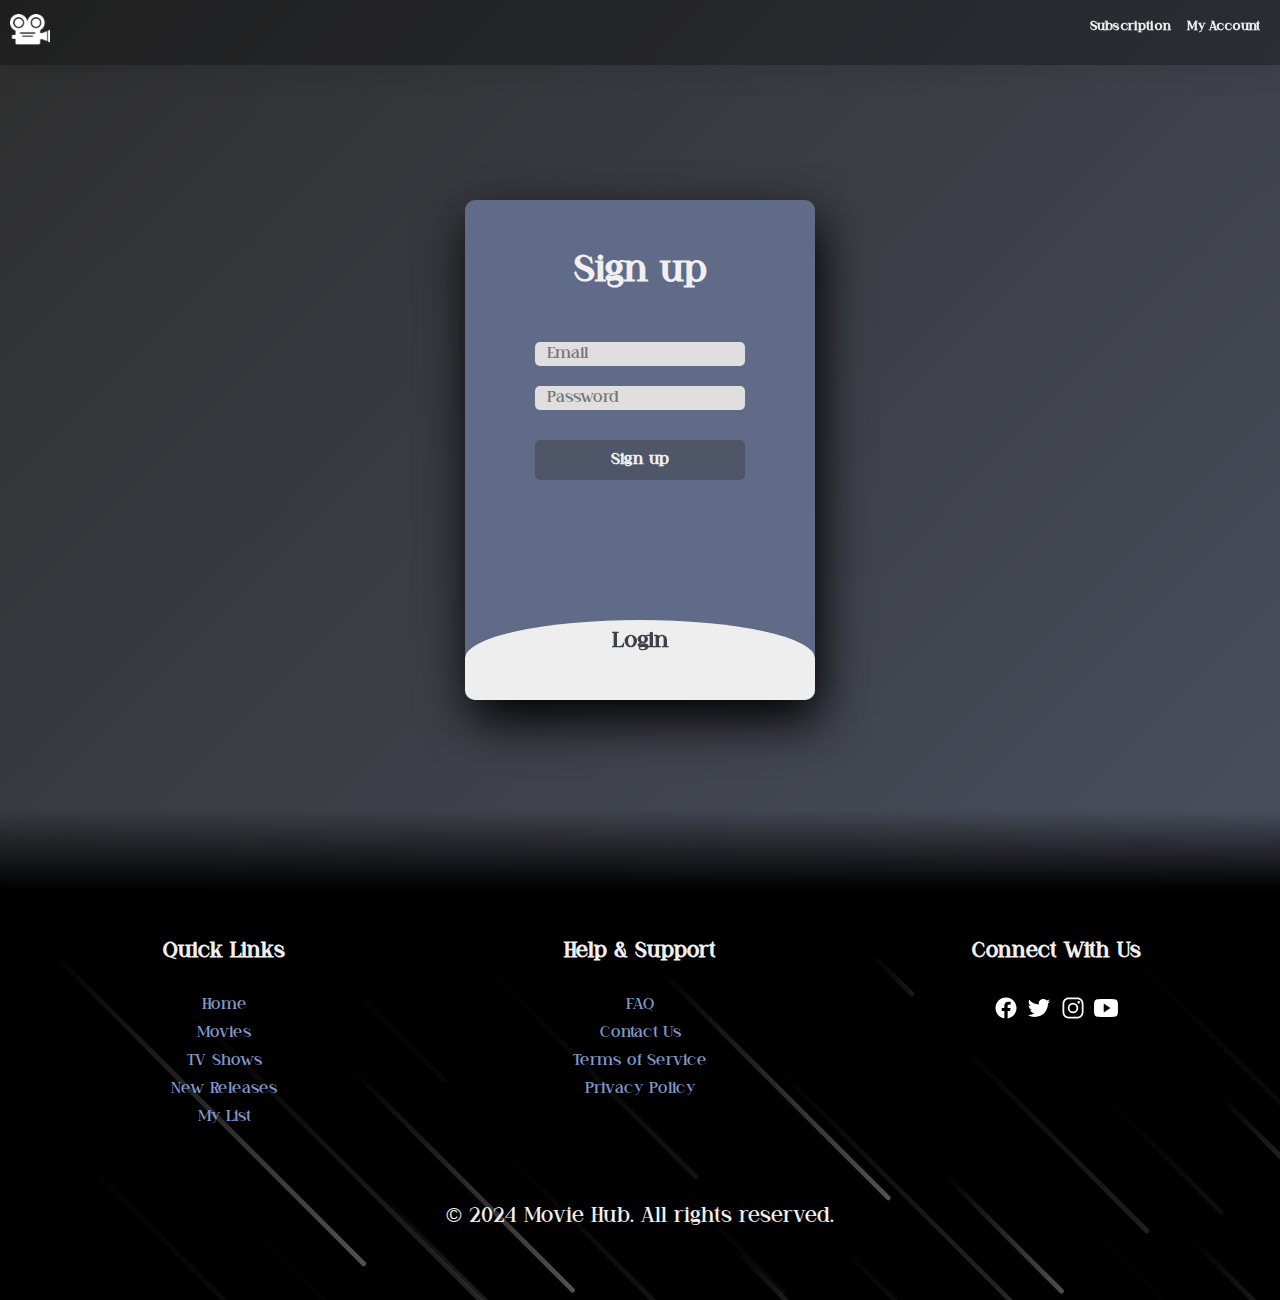
<file: myAccount.html>
<!DOCTYPE html>
<html lang="en">
  <head>
    <meta charset="UTF-8" />
    <meta name="viewport" content="width=device-width, initial-scale=1.0" />
    <meta name="description" content="A large library for discovering movies" />
    <title>Movie Hub</title>
    <link rel="stylesheet" href="normalize.css" />
    <link rel="stylesheet" href="https://cdnjs.cloudflare.com/ajax/libs/animate.css/4.1.1/animate.min.css" />
    <link rel="stylesheet" href="headerAndNav.css" />
    <link rel="stylesheet" href="myAccount.css" />
    <link rel="stylesheet" href="footer.css" />
  </head>
  <body>
    <header>
      <nav>
        <a href="index.html"><img src="/res/icons/logo.png" alt="logo illustrated by a old cinema projector" /></a>
        <div class="icon nav-icon">
          <span></span>
          <span></span>
          <span></span>
        </div>
        <ul id="nav-ul">
          <li><a href="subscription.html">Subscription</a></li>
          <li><a href="myAccount.html">My Account</a></li>
        </ul>
      </nav>
    </header>

    <main>
      <section class="form-container animate__animated animate__flipInX">
        <input type="checkbox" id="chk" aria-hidden="true" />

        <div class="signup">
          <form>
            <label for="chk" aria-hidden="true">Sign up</label>
            <input type="email" name="email" placeholder="Email" required="" />
            <input type="password" name="pswd" placeholder="Password" required="" />
            <button>Sign up</button>
          </form>
        </div>

        <div class="login">
          <form>
            <label for="chk" aria-hidden="true">Login</label>
            <input type="email" name="email" placeholder="Email" required="" />
            <input type="password" name="pswd" placeholder="Password" required="" />
            <button>Login</button>
          </form>
        </div>
      </section>
    </main>

    <footer class="footer">
      <section class="footer-item footer-item1">
        <h2>Quick Links</h2>
        <ul>
          <li><a href="#" class="link" aria-label="Navigate to Home page">Home</a></li>
          <li><a href="#" class="link" aria-label="Browse Movies">Movies</a></li>
          <li><a href="#" class="link" aria-label="Explore TV Shows">TV Shows</a></li>
          <li><a href="#" class="link" aria-label="Check out New Releases">New Releases</a></li>
          <li><a href="#" class="link" aria-label="View My List">My List</a></li>
        </ul>
      </section>
      <section class="footer-item footer-item2">
        <h2>Help & Support</h2>
        <ul>
          <li><a href="#" class="link" aria-label="Read Frequently Asked Questions">FAQ</a></li>
          <li><a href="#" class="link" aria-label="Get in touch with our support team">Contact Us</a></li>
          <li><a href="#" class="link" aria-label="Review our Terms of Service">Terms of Service</a></li>
          <li><a href="#" class="link" aria-label="Read our Privacy Policy">Privacy Policy</a></li>
        </ul>
      </section>
      <section class="footer-item footer-item3">
        <h2>Connect With Us</h2>
        <ul class="social-icons">
          <li>
            <a href="#" title="Visit our Facebook page">
              <img src="res/icons/logo-facebook.svg" alt="Facebook logo" aria-label="Facebook social media link" title="Connect on Facebook" />
            </a>
          </li>
          <li>
            <a href="#" title="Check out our Twitter feed">
              <img src="res/icons/logo-twitter.svg" alt="Twitter logo" aria-label="Twitter social media link" title="Follow us on Twitter" />
            </a>
          </li>
          <li>
            <a href="#" title="See our Instagram posts">
              <img src="res/icons/logo-instagram.svg" alt="Instagram logo" aria-label="Instagram social media link" title="Join us on Instagram" />
            </a>
          </li>
          <li>
            <a href="#" title="Watch our YouTube videos">
              <img src="res/icons/logo-youtube.svg" alt="YouTube logo" aria-label="YouTube social media link" title="Subscribe to our YouTube channel" />
            </a>
          </li>
        </ul>
      </section>
      <p class="footer-item footer-item4">&copy; 2024 Movie Hub. All rights reserved.</p>
    </footer>
    <script src="script.js"></script>
    <script src="https://unpkg.com/aos@next/dist/aos.js"></script>
    <script>
      AOS.init();
    </script>
  </body>
</html>
</file>
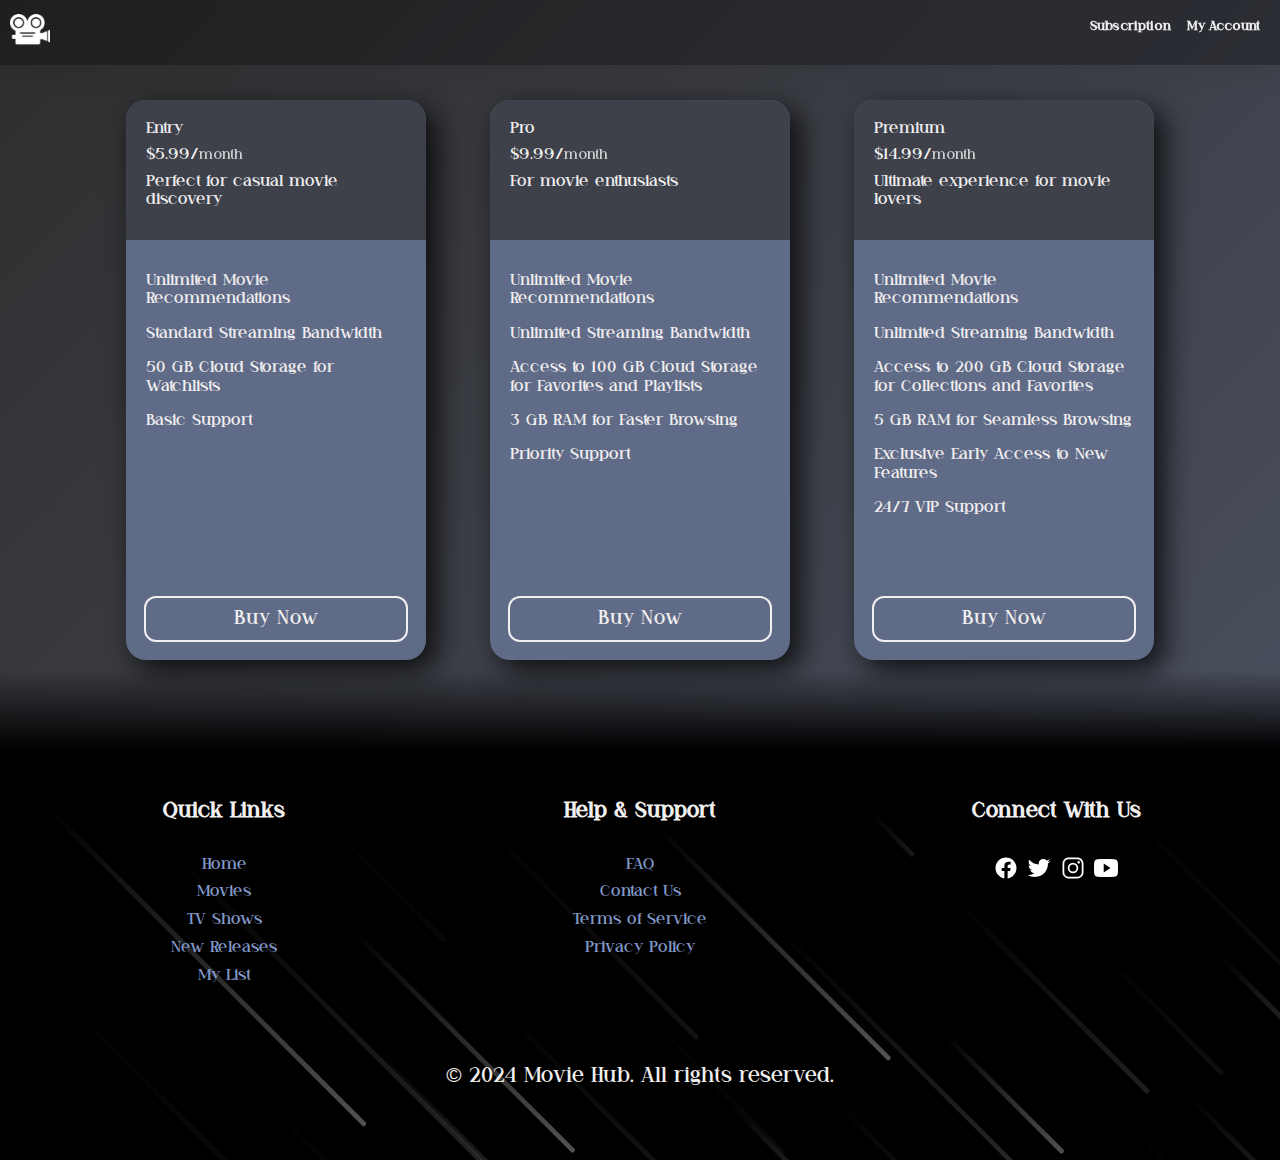
<file: subscription.html>
<!DOCTYPE html>
<html lang="en">
  <head>
    <meta charset="UTF-8" />
    <meta name="viewport" content="width=device-width, initial-scale=1.0" />
    <meta name="description" content="A large library for discovering movies" />
    <title>Movie Hub</title>
    <link rel="stylesheet" href="normalize.css" />
    <link rel="stylesheet" href="https://cdnjs.cloudflare.com/ajax/libs/animate.css/4.1.1/animate.min.css" />
    <link rel="stylesheet" href="headerAndNav.css" />
    <link rel="stylesheet" href="subscription.css" />
    <link rel="stylesheet" href="footer.css" />
  </head>
  <body>
    <header>
      <nav>
        <a href="index.html"><img src="/res/icons/logo.png" alt="logo illustrated by a old cinema projector" /></a>
        <div class="icon nav-icon">
          <span></span>
          <span></span>
          <span></span>
        </div>
        <ul id="nav-ul">
          <li><a href="subscription.html">Subscription</a></li>
          <li><a href="myAccount.html">My Account</a></li>
        </ul>
      </nav>
    </header>

    <main>
      <article class="animate__animated animate__fadeInLeft">
        <div>
          <p>Entry</p>
          <p class="price" data-timespan="month">$5.99/</p>
          <p>Perfect for casual movie discovery</p>
        </div>
        <ul>
          <li>Unlimited Movie Recommendations</li>
          <li>Standard Streaming Bandwidth</li>
          <li>50 GB Cloud Storage for Watchlists</li>
          <li>Basic Support</li>
        </ul>
        <button aria-label="Buy Entry Plan for $5.99 per month">Buy Now</button>
      </article>

      <article class="animate__animated animate__fadeInUp">
        <div>
          <p>Pro</p>
          <p class="price" data-timespan="month">$9.99/</p>
          <p>For movie enthusiasts</p>
        </div>
        <ul>
          <li>Unlimited Movie Recommendations</li>
          <li>Unlimited Streaming Bandwidth</li>
          <li>Access to 100 GB Cloud Storage for Favorites and Playlists</li>
          <li>3 GB RAM for Faster Browsing</li>
          <li>Priority Support</li>
        </ul>
        <button aria-label="Buy Pro Plan for $9.99 per month">Buy Now</button>
      </article>

      <article class="animate__animated animate__fadeInRight">
        <div>
          <p>Premium</p>
          <p class="price" data-timespan="month">$14.99/</p>
          <p>Ultimate experience for movie lovers</p>
        </div>
        <ul>
          <li>Unlimited Movie Recommendations</li>
          <li>Unlimited Streaming Bandwidth</li>
          <li>Access to 200 GB Cloud Storage for Collections and Favorites</li>
          <li>5 GB RAM for Seamless Browsing</li>
          <li>Exclusive Early Access to New Features</li>
          <li>24/7 VIP Support</li>
        </ul>
        <button aria-label="Buy Premium Plan for $14.99 per month">Buy Now</button>
      </article>
    </main>

    <footer class="footer">
      <section class="footer-item footer-item1">
        <h2>Quick Links</h2>
        <ul>
          <li><a href="#" class="link" aria-label="Navigate to Home page">Home</a></li>
          <li><a href="#" class="link" aria-label="Browse Movies">Movies</a></li>
          <li><a href="#" class="link" aria-label="Explore TV Shows">TV Shows</a></li>
          <li><a href="#" class="link" aria-label="Check out New Releases">New Releases</a></li>
          <li><a href="#" class="link" aria-label="View My List">My List</a></li>
        </ul>
      </section>
      <section class="footer-item footer-item2">
        <h2>Help & Support</h2>
        <ul>
          <li><a href="#" class="link" aria-label="Read Frequently Asked Questions">FAQ</a></li>
          <li><a href="#" class="link" aria-label="Get in touch with our support team">Contact Us</a></li>
          <li><a href="#" class="link" aria-label="Review our Terms of Service">Terms of Service</a></li>
          <li><a href="#" class="link" aria-label="Read our Privacy Policy">Privacy Policy</a></li>
        </ul>
      </section>
      <section class="footer-item footer-item3">
        <h2>Connect With Us</h2>
        <ul class="social-icons">
          <li>
            <a href="#" title="Visit our Facebook page">
              <img src="res/icons/logo-facebook.svg" alt="Facebook logo" aria-label="Facebook social media link" title="Connect on Facebook" />
            </a>
          </li>
          <li>
            <a href="#" title="Check out our Twitter feed">
              <img src="res/icons/logo-twitter.svg" alt="Twitter logo" aria-label="Twitter social media link" title="Follow us on Twitter" />
            </a>
          </li>
          <li>
            <a href="#" title="See our Instagram posts">
              <img src="res/icons/logo-instagram.svg" alt="Instagram logo" aria-label="Instagram social media link" title="Join us on Instagram" />
            </a>
          </li>
          <li>
            <a href="#" title="Watch our YouTube videos">
              <img src="res/icons/logo-youtube.svg" alt="YouTube logo" aria-label="YouTube social media link" title="Subscribe to our YouTube channel" />
            </a>
          </li>
        </ul>
      </section>
      <p class="footer-item footer-item4">&copy; 2024 Movie Hub. All rights reserved.</p>
    </footer>
    <script src="script.js"></script>
    <script src="https://unpkg.com/aos@next/dist/aos.js"></script>
    <script>
      AOS.init();
    </script>
  </body>
</html>
</file>
<file: styles.css>
* {
  margin: 0;
  padding: 0;
  box-sizing: border-box;
}

:root {
  --color-dark-gray: #2e2e2e;
  --color-charcoal: #3e414a;
  --color-slate-gray: #4f5667;
  --color-steel-blue: #606b87;
  --color-air-force-blue: #7182a7;
  --color-light-blue: #8299c9;
}

::-webkit-scrollbar {
  display: none;
}

html {
  scroll-behavior: smooth;
}

@font-face {
  font-family: "Torja";
  src: url("res/fonts/torja.ttf") format("truetype");
  font-weight: normal;
  font-style: normal;
}

body {
  margin: 0;
  padding: 0;
  font-family: "Torja", sans-serif;
  height: 4000px;
}
</file>
<file: headerAndNav.css>
header {
  position: fixed;
  top: 0;
  left: 0;
  right: 0;
  z-index: 100;
}

nav {
  display: flex;
  justify-content: space-between;
  padding: 10px;
  position: absolute;
  top: 0;
  left: 0;
  right: 0;
  z-index: 2;
  background: rgba(0, 0, 0, 0.31);
  box-shadow: 0 4px 30px rgba(0, 0, 0, 0.1);
  backdrop-filter: blur(6px);
}

nav img {
  width: 40px;
  height: 40px;
}

.nav-icon {
  width: 35px;
  height: 30px;
  margin: 10px 10px;
  position: absolute;
  right: 0;
  top: 0;
  z-index: 2;
  cursor: pointer;
  display: inline-block;
}
.nav-icon span {
  background-color: #fff;
  position: absolute;
  border-radius: 2px;
  transition: 0.3s cubic-bezier(0.8, 0.5, 0.2, 1.4);
  width: 100%;
  height: 4px;
  transition-duration: 500ms;
}
.nav-icon span:nth-child(1) {
  top: 0px;
  left: 0px;
}
.nav-icon span:nth-child(2) {
  top: 13px;
  left: 0px;
  opacity: 1;
}
.nav-icon span:nth-child(3) {
  bottom: 0px;
  left: 0px;
}
.nav-icon.open span:nth-child(1) {
  transform: rotate(45deg);
  top: 13px;
}
.nav-icon.open span:nth-child(2) {
  opacity: 0;
}
.nav-icon.open span:nth-child(3) {
  transform: rotate(-45deg);
  top: 13px;
}

nav ul {
  width: min(140px, 100%);
  min-height: 100dvh;
  padding: 90px 0 20px 30px;
  display: none;
  align-items: start;
  flex-direction: column;
  gap: 1rem;
  list-style: none;
  position: absolute;
  top: 0;
  right: 0;
  z-index: 1;
  background-color: rgba(0, 0, 0, 0.3);
}

a:focus {
  outline: 0;
  border: 0;
}

nav ul li a {
  text-decoration: none;
  color: #eeeeee;
  font-weight: 700;
  position: relative;
}

nav ul li a::before {
  content: "";
  background-color: hsla(196, 61%, 58%, 0.75);
  position: absolute;
  left: 0;
  bottom: 3px;
  width: 100%;
  height: 0;
  z-index: -1;
  transition: all 0.3s ease-in-out;
}

nav ul li a:hover::before,
nav ul li a:focus:before {
  bottom: 0;
  height: 100%;
}

.show-ul {
  display: flex;
}

.top-image-holder {
  position: relative;
  width: 100%;
  height: 100vh;
  overflow: hidden;
}

.top-image {
  width: 100%;
  height: 100%;
  position: absolute;
  top: 0;
  left: 0;
  z-index: 1;
  display: inline-block;
  animation: animate-header-image-small 35s ease infinite, zoom-effect 7s ease-in-out infinite;
}

.top-text {
  position: absolute;
  top: 65%;
  left: 8%;
  z-index: 2;
  color: aliceblue;
}

.top-text h1 {
  font-size: clamp(3rem, 11vw, 4.5rem);
  white-space: nowrap;
  letter-spacing: 2px;
  margin-bottom: 20px;
}

.top-text p {
  width: min(300px, 100%);
  line-height: 20px;
}

.particle-container {
  position: absolute;
  width: 100%;
  overflow: hidden;
  z-index: 1;
  top: 20px;
  bottom: 0;
}

.particle {
  position: absolute;
  width: 3px;
  height: 3px;
  background-color: rgba(136, 136, 136, 0.8);
  border-radius: 50%;
  animation: particle-motion linear infinite;
}

@keyframes particle-motion {
  0% {
    transform: translateY(0);
  }
  100% {
    transform: translateY(-20px);
  }
}

@keyframes animate-header-image-small {
  0% {
    background: url("../res/header-img-small/header-s-1.webp") no-repeat;
    background-position: center;
    background-size: cover;
  }
  25% {
    background: url("../res/header-img-small/header-s-2.webp") no-repeat;
    background-position: center;
    background-size: cover;
  }
  50% {
    background: url("../res/header-img-small/header-s-3.webp") no-repeat;
    background-position: center;
    background-size: cover;
  }
  75% {
    background: url("../res/header-img-small/header-s-4.webp") no-repeat;
    background-position: center;
    background-size: cover;
  }
  100% {
    background: url("../res/header-img-small/header-s-5.webp") no-repeat;
    background-position: center;
    background-size: cover;
  }
}

@keyframes animate-header-image-large {
  0% {
    background: url("../res/header-img-large/header-l-1.webp") no-repeat;
    background-position: center;
    background-size: cover;
  }
  25% {
    background: url("../res/header-img-large/header-l-2.webp") no-repeat;
    background-position: center;
    background-size: cover;
  }
  50% {
    background: url("../res/header-img-large/header-l-3.webp") no-repeat;
    background-position: center;
    background-size: cover;
  }
  75% {
    background: url("../res/header-img-large/header-l-4.webp") no-repeat;
    background-position: center;
    background-size: cover;
  }
  100% {
    background: url("../res/header-img-large/header-l-5.webp") no-repeat;
    background-position: center;
    background-size: cover;
  }
}

@keyframes zoom-effect {
  0% {
    transform: scale(1);
  }
  50% {
    transform: scale(1.05);
  }
  100% {
    transform: scale(1);
  }
}

@media (min-width: 768px) {
  .top-image {
    animation: animate-header-image-large 35s ease infinite, zoom-effect 7s ease-in-out infinite;
  }
  .nav-icon {
    display: none;
  }
  nav ul {
    position: static;
    width: fit-content;
    min-height: auto;
    display: flex;
    flex-direction: row;
    padding: 10px;
    font-size: clamp(0.7rem, 1vw, 1rem);
    background-color: rgba(0, 0, 0, 0);
  }
}

@media (min-width: 1024px) {
  .top-text h1 {
    font-size: clamp(4rem, 14vw, 6rem);
  }

  .top-text p {
    font-size: clamp(1.3rem, 7vw, 2rem);
    width: min(600px, 100%);
    line-height: normal;
  }
}
</file>
<file: search.css>
:root {
  --color-dark-gray: #2e2e2e;
  --color-charcoal: #3e414a;
  --color-slate-gray: #4f5667;
  --color-steel-blue: #606b87;
  --color-air-force-blue: #7182a7;
  --color-light-blue: #8299c9;
}

.search-container {
  padding: 50px 0 0 0;
  display: grid;
  place-items: center;
  gap: 50px;
  width: 100%;
  overflow: hidden;
  background-color: var(--color-dark-gray);
}

.search-input-container {
  display: flex;
  align-items: center;
  gap: 20px;
  padding: 10px;
  border-radius: 25px;
  z-index: 1;
  background-color: rgb(156, 157, 158);
  box-shadow: 5px 2px 10px 2px rgba(122, 116, 122, 0.6);
  outline: 1px solid rgb(208, 207, 205);
  outline-offset: -4px;
}

.search-input-container img {
  width: 30px;
  height: 30px;
}

.search-input-container input {
  width: 150px;
  height: 30px;
  font-size: 1.2rem;
  border: 0;
  outline: 0;
  background: transparent;
}

.search-input-container input::placeholder {
  font-size: 1.2rem;
  color: black;
}

.search-input-container img {
  filter: invert(0.2);
}

.marquee-animation-container {
  padding: 10px 0 10px 0;
  display: flex;
  flex-direction: column;
  gap: 10px;
  position: relative;
  background-color: var(--color-charcoal);
}

.marquee-animation-container::before {
  content: "";
  position: absolute;
  top: 0;
  bottom: 0;
  left: 0;
  width: 50px;
  z-index: 2;
  background: rgb(0, 0, 0);
  background: linear-gradient(90deg, rgba(0, 0, 0, 1) 0%, rgba(0, 0, 0, 0.02) 100%);
}

.marquee-animation-container::after {
  content: "";
  position: absolute;
  top: 0;
  bottom: 0;
  right: 0;
  width: 50px;
  z-index: 2;
  background: rgb(0, 0, 0);
  background: linear-gradient(-90deg, rgba(0, 0, 0, 1) 0%, rgba(0, 0, 0, 0.02) 100%);
}

.marquee-animation {
  width: 100vw;
  padding: 10px;
  display: flex;
  justify-content: flex-start;
  gap: clamp(50px, 10vw, 100px);
  color: aliceblue;
  background-color: var(--color-slate-gray);
}

.marquee-animation span {
  font-size: clamp(1rem, 4vw, 2.5rem);
  white-space: nowrap;
}

.marquee-animation-rtl span {
  animation: marquee 8s linear infinite reverse;
}

.marquee-animation-ltr span {
  animation: marquee 8s linear infinite;
}

@keyframes marquee {
  0% {
    transform: translateX(0);
  }
  100% {
    transform: translateX(-100vw);
  }
}

@keyframes waterfall {
  0% {
    transform: translateY(0);
  }
  100% {
    transform: translateY(-100vh);
  }
}

.search-circle {
  display: none;
  position: absolute;
  width: 390px;
  height: 390px;
  border-radius: 50%;
  filter: drop-shadow(3px 3px 1px #6b6b6e);
  animation: rotate-search 30s linear infinite forwards, hue-rotate-search 2s linear infinite forwards;
  box-shadow: inset 0 0 50px #fff, inset 20px 0 60px #e5a9e5, inset -20px 0 60px rgb(30, 91, 91), inset 20px 0 300px #e5a9e5, inset -20px 0 300px rgb(30, 91, 91), 0 0 5px #fff, -10px 0 60px #e5a9e5, 10px 0 60px rgb(30, 91, 91);
}

.search-circle span {
  position: absolute;
  display: inline-block;
  animation: rotate-search 30s linear infinite reverse;
  z-index: 3;
  color: aliceblue;
}

.search-circle span:nth-child(1) {
  left: 44%;
  top: -2%;
}
.search-circle span:nth-child(2) {
  left: -1%;
  top: 15%;
}
.search-circle span:nth-child(3) {
  left: -7%;
  top: 49%;
}
.search-circle span:nth-child(4) {
  left: 2%;
  top: 76%;
}
.search-circle span:nth-child(5) {
  right: 6%;
  top: 14%;
}
.search-circle span:nth-child(6) {
  right: -6%;
  top: 45%;
}
.search-circle span:nth-child(7) {
  right: -3%;
  top: 73%;
}
.search-circle span:nth-child(8) {
  right: 24%;
  top: 93%;
}
.search-circle span:nth-child(9) {
  left: 26%;
  top: 94%;
}

@keyframes rotate-search {
  0% {
    transform: rotate(0deg);
  }
  100% {
    transform: rotate(360deg);
  }
}

@keyframes hue-rotate-search {
  0% {
    filter: hue-rotate(0deg);
  }
  100% {
    filter: hue-rotate(360deg);
  }
}

@media (min-width: 768px) {
  .search-container {
    padding: 0;
    height: 500px;
  }
  .marquee-animation-container {
    display: none;
  }
  .search-circle {
    display: inline-block;
  }
}

@media (min-width: 1440px) {
  .search-container {
    position: relative;
  }
  .marquee-animation-container {
    display: flex;
    position: absolute;
    top: 0;
    bottom: 0;
    left: 0;
    width: 100%;
  }

  .marquee-animation-container::after,
  .marquee-animation-container::before {
    display: none;
  }

  .marquee-animation {
    flex-direction: column;
    align-items: flex-start;
    gap: 50px;
    padding: 0;
    padding: 100px;
    position: absolute;
  }
  .marquee-animation-rtl {
    left: 0;
    top: 0;
    bottom: 0;
    padding: 0 0 0 20px;
    width: 200px;
  }

  .marquee-animation-ltr {
    right: 0;
    top: 0;
    bottom: 0;
    padding: 0 20px 0 0;
    width: 200px;
    align-items: flex-end;
  }

  .marquee-animation-ltr::before,
  .marquee-animation-rtl::before {
    content: "";
    position: absolute;
    top: 0;
    left: 0;
    right: 0;
    height: 100px;
    z-index: 2;
    background: rgb(0, 0, 0);
    background: linear-gradient(180deg, rgba(0, 0, 0, 1) 0%, rgba(0, 0, 0, 0.02) 100%);
  }

  .marquee-animation-ltr::after,
  .marquee-animation-rtl::after {
    content: "";
    position: absolute;
    bottom: 0;
    left: 0;
    right: 0;
    height: 100px;
    z-index: 2;
    background: rgb(0, 0, 0);
    background: linear-gradient(0deg, rgba(0, 0, 0, 1) 0%, rgba(0, 0, 0, 0.02) 100%);
  }

  .marquee-animation span {
    font-size: clamp(1rem, 4vw, 1.5rem);
    white-space: nowrap;
  }

  .marquee-animation-rtl span {
    animation: waterfall 8s linear infinite reverse;
  }

  .marquee-animation-ltr span {
    animation: waterfall 8s linear infinite;
  }
}
</file>
<file: topMovies.css>
:root {
  --color-dark-gray: #2e2e2e;
  --color-charcoal: #3e414a;
  --color-slate-gray: #4f5667;
  --color-steel-blue: #606b87;
  --color-air-force-blue: #7182a7;
  --color-light-blue: #8299c9;
  --text-color: #f1efef;
}

.sliced-heading-wrapper {
  display: grid;
  place-content: center;
  background-color: black;
  padding: 10px;
  font-size: clamp(2rem, 10vw, 7rem);
  font-weight: 700;
  text-transform: uppercase;
  color: var(--text-color);
  position: relative;
}

h2 {
  margin: 0;
  padding: 0;
  font-size: inherit;
  font-weight: normal;
  display: block;
}

span {
  display: block;
  margin: 0;
  padding: 0;
}

.sliced-heading-wrapper > h2,
.sliced-heading-wrapper > span {
  grid-area: 1 / 1 / -1 / -1;
}

.sliced-heading-wrapper .top {
  clip-path: polygon(0% 0%, 100% 0%, 100% 48%, 0% 58%);
}

.sliced-heading-wrapper .bottom {
  clip-path: polygon(0% 60%, 100% 50%, 100% 100%, 0% 100%);
  color: transparent;
  background: -webkit-linear-gradient(177deg, black 53%, var(--text-color) 65%);
  background: linear-gradient(177deg, black 53%, var(--text-color) 65%);
  background-clip: text;
  -webkit-background-clip: text;
  transform: translateX(-0.02em);
}

.sliced-heading-wrapper .bottom[aria-hidden="true"] {
  pointer-events: none;
  position: absolute;
  top: 0;
  left: 0;
  width: 100%;
  height: 100%;
  display: block;
}

.carousel-container {
  position: relative;
  width: 100%;
  padding-right: 6px;
  padding-left: 7px;
  overflow: hidden;
  box-shadow: 0px 4px 15px rgba(0, 0, 0, 0.2);
  background-color: var(--color-dark-gray);
}

.carousel-items {
  display: flex;
  width: 100%;
  transition: transform 0.5s ease-in-out;
}

.carousel-items .carousel-card {
  flex: 0 0 100%;
  display: grid;
  grid-template-rows: 500px 200px;
  width: 100%;
  padding-bottom: 10px;
  cursor: pointer;
  transform-style: preserve-3d;
  will-change: transform;
  position: relative;
  color: var(--text-color);
}

.carousel-card:hover {
  transform: rotateY(180deg);
}

.carousel-card .card__face {
  position: absolute;
  top: 0;
  left: 10px;
  right: 10px;
  height: 100%;
  backface-visibility: hidden;
  background-color: var(--color-steel-blue);
}

.carousel-card .card__face--back {
  padding: 20px;
  display: flex;
  flex-direction: column;
  gap: 1rem;
  transform: rotateY(0.5turn);
  font-size: 0.86rem;
}

.carousel-card .card__face--back h2 {
  font-size: 1.1rem;
  font-weight: bold;
}

.carousel-items .carousel-card figure {
  grid-row: 1;
  margin: 0;
  padding: 0;
  position: relative;
}

.carousel-items .carousel-card figcaption {
  font-size: 1.5rem;
  padding: 10px;
  height: 80px;
  margin-top: -10px;
  padding-top: 20px;
  text-align: center;
  text-transform: uppercase;
  background-color: var(--color-steel-blue);
}

.carousel-items .carousel-card figure img {
  width: 100%;
  height: 450px;
  margin: 0;
  position: relative;
  display: block;
}

.carousel-items .carousel-card figure::before {
  content: attr(data-rank);
  position: absolute;
  left: 0;
  top: 0;
  padding: 5px;
  font-size: 2rem;
  color: var(--text-color);
  z-index: 100;
  background: rgb(0, 0, 0);
  background: linear-gradient(90deg, rgba(0, 0, 0, 0.6) 80%, rgba(0, 0, 0, 0.6) 20%);
}

.carousel-items .carousel-card figure::after {
  content: attr(data-rating);
  position: absolute;
  left: 0;
  right: 0;
  top: 380px;
  height: 40px;
  padding-top: 25px;
  padding-bottom: 5px;
  display: flex;
  align-items: flex-end;
  justify-content: center;
  text-align: center;
  font-size: 1.2rem;
  z-index: 100;
  color: var(--text-color);
  background: rgb(0, 0, 0);
  background: linear-gradient(0, rgba(0, 0, 0, 0.8) 40%, rgba(0, 0, 0, 0) 60%);
}

.carousel-items .carousel-card .card__face--front p {
  grid-row: 2;
  left: 0;
  right: 0;
  margin: 0;
  margin-top: 20px;
  padding: 20px;
  text-align: center;
}

.carousel-button {
  position: absolute;
  top: 50%;
  transform: translateY(-50%);
  background-color: rgba(0, 0, 0, 0.5);
  border: none;
  font-size: 2rem;
  padding: 10px;
  cursor: pointer;
  z-index: 10;
  color: var(--text-color);
}

.carousel-button.left {
  left: 10px;
}

.carousel-button.right {
  right: 10px;
}

.carousel-button:focus {
  outline: none;
}

@media (min-width: 375px) {
  .carousel-card .card__face--back {
    font-size: 0.95rem;
  }
}

@media (min-width: 425px) {
  .carousel-card .card__face--back {
    font-size: 1.02rem;
  }
}

@media (min-width: 768px) {
  .carousel-card .card__face--back {
    font-size: 0.97rem;
  }
}

@media (min-width: 1024px) and (max-width: 1439px) {
  .carousel-card .card__face--back {
    font-size: 0.75rem;
  }
  .carousel-items .carousel-card .card__face--front p {
    font-size: 0.8rem;
    position: absolute;
    bottom: 10px;
  }
}

@media (min-width: 1440px) {
  .carousel-card .card__face--back {
    font-size: 0.95rem;
  }
}

@media (min-width: 1600px) {
  .carousel-card .card__face--back {
    font-size: 1.03rem;
  }
}

@media (min-width: 1800px) {
  .carousel-card .card__face--back {
    font-size: 1.1rem;
  }
}

@media (min-width: 768px) {
  .carousel-items {
    padding: 20px 0 20px 0;
  }
  .carousel-items .carousel-card {
    flex: 0 0 50%;
  }
  .carousel-items .carousel-card p {
    text-align: left;
  }
}

@media (min-width: 1024px) {
  .carousel-items .carousel-card {
    flex: 0 0 25%;
  }
}
</file>
<file: popularMovies.css>
:root {
  --color-dark-gray: #2e2e2e;
  --color-charcoal: #3e414a;
  --color-slate-gray: #4f5667;
  --color-steel-blue: #606b87;
  --color-air-force-blue: #7182a7;
  --color-light-blue: #8299c9;
  --text-color: #f1efef;
}

.popularMovies {
  padding-bottom: 300px;
  position: relative;
  background-color: var(--color-charcoal);
}

.popularMovies::before {
  content: "";
  position: absolute;
  top: 0;
  left: 0;
  right: 0;
  height: 300px;
  transform: rotate(180deg);
  background: url(res/dividers/blacksurf.svg) no-repeat;
  background-position: center;
  background-size: cover;
}

.popularMovies::after {
  content: "";
  position: absolute;
  bottom: 0;
  left: 0;
  right: 0;
  height: 300px;
  background: url(res/dividers/blacksurf.svg) no-repeat;
  background-position: center;
  background-size: cover;
}

.popularMovies h2 {
  padding-top: 300px;
  text-align: center;
  font-size: clamp(4rem, 8vw, 7rem);
  position: relative;
  -webkit-text-fill-color: var(--text-color);
}

.popularMovies h2::before {
  content: "";
  position: absolute;
  left: 0;
  bottom: -40px;
  width: 80%;
  height: 5px;
  background-color: var(--color-dark-gray);
}

.popularMovies h2::after {
  content: "";
  position: absolute;
  right: 0;
  bottom: -20px;
  width: 80%;
  height: 5px;
  background-color: var(--color-dark-gray);
}

.popularMovies .movies {
  margin-top: 100px;
  display: grid;
  gap: 30px;
}

.popularMovies .movies .movie {
  width: min(400px, 100%);
  aspect-ratio: 9/30;
  padding: 10px;
  margin: auto;
  background: rgb(79, 86, 103);
  border-radius: 20px;
  background: linear-gradient(85deg, rgba(79, 86, 103, 1) 0%, rgba(113, 130, 167, 1) 100%);
}

.popularMovies .movies .movie img {
  width: 100%;
  height: 70%;
  border-radius: 10px;
  object-fit: cover;
}

.popularMovies .movies .movie .text {
  width: 100%;
  height: 30%;
  padding: 20px;
  display: flex;
  flex-direction: column;
  align-items: center;
  text-align: center;
  gap: 1rem;
  color: var(--text-color);
}

@media (min-width: 375px) {
  .popularMovies .movies .movie {
    aspect-ratio: 9/25;
  }
}

@media (min-width: 768px) {
  .popularMovies .movies .movie {
    width: 100%;
    display: flex;
    aspect-ratio: 16/10;
  }

  .popularMovies .movies .movie img {
    flex: 0 0 30%;
    max-width: 30%;
    height: 100%;
  }

  .popularMovies .movies .movie .text {
    flex: 0 0 70%;
    height: 100%;
    text-align: left;
    align-items: flex-start;
    justify-content: space-between;
  }

  .popularMovies .movies .movie .text .title {
    font-size: clamp(1.8rem, 7vw, 3rem);
  }

  .popularMovies .movies .movie .text .rating {
    font-size: clamp(1.5rem, 11vw, 1.7rem);
  }

  .popularMovies .movies .movie .text .desc {
    line-height: 1.4em;
    font-size: clamp(1.3rem, 10vw, 1.5rem);
  }

  .popularMovies .movies .movie .text .actors {
    font-size: clamp(1.2rem, 8vw, 1.4rem);
  }
}

@media (min-width: 1440px) {
  .popularMovies .movies {
    grid-template-columns: repeat(2, 1fr);
  }
  .popularMovies .movies .movie {
    width: 100%;
    display: flex;
    aspect-ratio: 16/12;
  }
}
</file>
<file: tredingMovies.css>
:root {
  --color-dark-gray: #2e2e2e;
  --color-charcoal: #3e414a;
  --color-slate-gray: #4f5667;
  --color-steel-blue: #606b87;
  --color-air-force-blue: #7182a7;
  --color-light-blue: #8299c9;
  --text-color: #f1efef;
}

.tredingMovies {
  padding-bottom: 200px;
  overflow: hidden;
  position: relative;
  background-color: var(--color-dark-gray);
}

.tredingMovies::after {
  content: "";
  position: absolute;
  bottom: 0;
  left: -200px;
  right: -200px;
  height: 100px;
  z-index: 0;
  background: rgb(0, 0, 0);
  background: linear-gradient(0deg, rgba(0, 0, 0, 0.7) 20%, rgba(0, 0, 0, 0) 100%);
}

.tredingMovies .card-container {
  display: flex;
  flex-direction: column;
  gap: 1px;
  width: 100%;
  height: 100%;
  z-index: 2;
  background-color: var(--color-slate-gray);
}

.tredingMovies .card-container .card {
  display: flex;
  flex-direction: column;
  flex-grow: 1;
  flex-shrink: 1;
  height: 400px;
  transition: all 0.4s ease;
  overflow: hidden;
  position: relative;
}

.tredingMovies .card-container .card img {
  width: max(200px, 50%);
  height: 100%;
  display: block;
  margin: auto;
}

.tredingMovies .card-container .card .hidden-data {
  width: 100%;
  padding: 10px;
  position: absolute;
  bottom: -200px;
  left: 50%;
  transform: translateX(-50%);
  text-align: center;
  transition: all 0.4s;
  color: var(--text-color);
  background: linear-gradient(180deg, rgba(0, 0, 0, 0.7) 0%, rgba(0, 0, 0, 1) 100%);
}

.tredingMovies .card-container .card .hidden-data .data-grid {
  padding: 20px;
  display: grid;
  grid-template-columns: 1fr;
  row-gap: 1rem;
}

.tredingMovies .card-container .card:hover .hidden-data {
  bottom: 0;
}

.tredingMovies .card-container .card1 {
  background: linear-gradient(to top, rgba(0, 0, 0, 0.9) 100%, rgba(0, 0, 0, 0.9) 100%), url("/res/treding-movies-posters/treding-movie-poster-1.webp");
  background-repeat: no-repeat;
  background-position: center;
  background-size: cover;
}

.tredingMovies .card-container .card2 {
  background: linear-gradient(to top, rgba(0, 0, 0, 0.9) 100%, rgba(0, 0, 0, 0.9) 100%), url("/res/treding-movies-posters/treding-movie-poster-2.webp");
  background-repeat: no-repeat;
  background-position: center;
  background-size: cover;
}

.tredingMovies .card-container .card3 {
  background: linear-gradient(to top, rgba(0, 0, 0, 0.9) 100%, rgba(0, 0, 0, 0.9) 100%), url("/res/treding-movies-posters/treding-movie-poster-3.webp");
  background-repeat: no-repeat;
  background-position: center;
  background-size: cover;
}

.tredingMovies .card-container .inner-card {
  width: 100%;
  height: 100%;
}

.banner {
  width: min(600px, 100%);
  height: 100px;
  overflow: hidden;
  display: flex;
  justify-content: flex-start;
  box-shadow: 0 5px 15px rgba(0, 0, 0, 0.35);
  margin: auto;
  margin-top: 100px;
  border-radius: 0.3em;
  position: relative;
  z-index: 10px;
  background: var(--color-steel-blue);
}

.banner.banner-image {
  height: auto;
  width: 10em;
}

.banner .banner-image > img {
  height: 100%;
  width: 10em;
  object-fit: cover;
  border-radius: 0 2em 2em 0 / 0 3em 3em 0;
  box-shadow: 3px 5px 1px 3px var(--color-slate-gray);
  z-index: 10;
}

.banner .text {
  padding: 10px;
  font-size: clamp(1.2rem, 2vw, 1.8rem);
}

@media (max-width: 1023px) {
  .tredingMovies .card-container .card:hover {
    height: 600px;
  }
}

@media (min-width: 1024px) {
  .tredingMovies .card-container {
    flex-direction: row;
  }
  .tredingMovies .card-container .card {
    height: 500px;
  }
  .tredingMovies .card-container .card:hover {
    flex-grow: 3;
  }
  .tredingMovies .card-container .card .hidden-data .data-grid {
    padding: 20px;
    display: grid;
    grid-template-columns: repeat(2, 1fr);
    row-gap: 1rem;
  }

  .tredingMovies .card-container .card .hidden-data .data-grid .align-left {
    text-align: left;
    white-space: nowrap;
  }

  .tredingMovies .card-container .card .hidden-data .data-grid .align-right {
    text-align: right;
    white-space: nowrap;
  }
}
</file>
<file: latestMovies.css>
:root {
  --color-dark-gray: #2e2e2e;
  --color-charcoal: #3e414a;
  --color-slate-gray: #4f5667;
  --color-steel-blue: #606b87;
  --color-air-force-blue: #7182a7;
  --color-light-blue: #8299c9;
  --text-color: #f1efef;
}

.latestMovies {
  background: linear-gradient(90deg, var(--color-dark-gray) 0%, var(--color-steel-blue) 100%);
}

.latestMovies .heading {
  text-align: center;
  font-size: clamp(2rem, 10vw, 7rem);
  padding: 2rem 0 2rem 0;
  color: var(--text-color);
  background-color: rgba(0, 0, 0, 0.95);
  position: relative;
}

.latestMovies .heading::before {
  content: "";
  position: absolute;
  bottom: -200px;
  left: 0;
  right: 0;
  height: 200px;
  background: rgb(0, 0, 0);
  background: linear-gradient(180deg, rgba(0, 0, 0, 1) 20%, rgba(0, 0, 0, 0) 80%);
}

.latestMovies .gallary {
  width: 100%;
  display: grid;
  justify-items: center;
  padding: 1rem;
  grid-template-columns: 1fr;
  gap: 4rem;
}

.latestMovies .gallary img {
  width: 100%;
  height: 500px;
  min-width: 280px;
  max-width: 400px;
  box-shadow: 30px 30px 30px -20px rgba(0, 0, 0, 0.6);
}

@media (min-width: 768px) {
  .latestMovies .gallary {
    grid-template-columns: repeat(2, 1fr);
  }
}

@media (min-width: 1024px) {
  .latestMovies .gallary {
    grid-template-columns: repeat(3, 1fr);
  }
}

@media (min-width: 1920px) {
  .latestMovies .gallary {
    grid-template-columns: repeat(6, 1fr);
    gap: 2rem;
  }
}

.latestMovies .gallary {
  perspective: 600px;
}

.latestMovies .gallary img {
  border-radius: 2px;
}

.latestMovies .gallary img:nth-child(odd) {
  animation: 2000ms ease-in-out infinite alternate pulse;
}

.latestMovies .gallary img:nth-child(even) {
  animation: 2000ms 2500ms ease-in-out infinite alternate pulse;
}

@keyframes pulse {
  to {
    transform: translate3d(0px, 0px, -20px);
    box-shadow: 15px 15px 20px -20px rgba(0, 0, 0, 0.8);
  }
}
</file>
<file: upcoming.css>
:root {
  --color-dark-gray: #2e2e2e;
  --color-charcoal: #3e414a;
  --color-slate-gray: #4f5667;
  --color-steel-blue: #606b87;
  --color-air-force-blue: #7182a7;
  --color-light-blue: #8299c9;
  --text-color: #f1efef;
}

.upcoming {
  padding-bottom: 50px;
  background: linear-gradient(to bottom, var(--color-slate-gray) 20%, var(--color-air-force-blue) 80%);
}

.upcoming .heading {
  font-size: clamp(2rem, 10vw, 7rem);
  text-align: center;
  color: transparent;
  padding: 1rem;
  border-top: 5px solid var(--color-dark-gray);
  -webkit-text-stroke: 2px black;
  background: linear-gradient(to right, var(--color-slate-gray) 20%, var(--color-air-force-blue) 80%);
}

.upcoming .video-container {
  display: flex;
  flex-direction: column;
  gap: 20px;
}

.video-container iframe {
  width: 100%;
  height: 400px;
}

.video-container img {
  display: none;
  width: 100%;
  height: 100%;
  object-fit: cover;
}

@media (min-width: 768px) {
  .upcoming .video-container {
    display: grid;
    padding: 20px;
    grid-template-columns: repeat(4, 1fr);
    grid-template-rows: repeat(2, 1fr);
  }
  .video-container img {
    display: block;
    height: 400px;
  }
  .iframe-1 {
    grid-column: 2/6;
    grid-row: 1;
    width: 100%;
  }
  .poster-1 {
    display: block;
    grid-column: 1/2;
    grid-row: 1;
  }
  .iframe-2 {
    grid-column: 1/4;
    grid-row: 2;
  }
  .poster-2 {
    display: block;
    grid-column: 4/6;
    grid-row: 2;
  }
}

@media (min-width: 1440px) {
  .upcoming .video-container {
    grid-template-columns: repeat(8, 1fr);
    grid-template-rows: repeat(1, 1fr);
  }
  .iframe-1 {
    grid-column: 2/5;
    grid-row: 1;
    width: 100%;
  }
  .poster-1 {
    grid-column: 1/2;
    grid-row: 1;
  }
  .iframe-2 {
    grid-column: 5/8;
    grid-row: 1;
  }
  .poster-2 {
    grid-column: 8/9;
    grid-row: 1;
  }
}
</file>
<file: actors.css>
:root {
  --color-dark-gray: #2e2e2e;
  --color-charcoal: #3e414a;
  --color-slate-gray: #4f5667;
  --color-steel-blue: #606b87;
  --color-air-force-blue: #7182a7;
  --color-light-blue: #8299c9;
  --text-color: #f1efef;
}

#actors-section {
  padding-bottom: 200px;
  background: linear-gradient(to top, var(--color-slate-gray) 20%, var(--color-air-force-blue) 80%);
  position: relative;
}

#actors-section::after {
  content: "";
  position: absolute;
  left: 0;
  right: 0;
  width: 100%;
  bottom: -10px;
  height: 100px;
  background: rgb(0, 0, 0);
  background: linear-gradient(0deg, rgba(0, 0, 0, 1) 10%, rgba(0, 0, 0, 0) 90%);
  z-index: 1;
}

.actors .heading {
  font-size: clamp(2rem, 10vw, 7rem);
  text-align: center;
  color: transparent;
  padding: 1rem;
  margin-bottom: 100px;
  border-top: 5px solid var(--color-dark-gray);
  -webkit-text-stroke: 2px black;
  background: linear-gradient(to right, var(--color-slate-gray) 20%, var(--color-air-force-blue) 80%);
}
.actors .gallary {
  box-sizing: border-box;
  display: flex;
  gap: 10px;
  flex-wrap: wrap;
  justify-content: center;
  gap: 2rem;
  padding: 10px;
  overflow: hidden;
}

.actors .gallary figure {
  position: relative;
  transition: all 0.3s;
}

.actors .gallary figure:hover {
  transform: translateY(10px);
}

.actors .gallary figure::before {
  content: attr(data-name);
  position: absolute;
  left: 0;
  right: 0;
  bottom: 0;
  height: 3rem;
  padding: 4px 0 8px 0;
  text-align: center;
  display: flex;
  align-items: flex-end;
  justify-content: center;
  color: aliceblue;
  background: rgb(16, 17, 21);
  background: linear-gradient(0deg, rgba(16, 17, 21, 1) 80%, rgba(0, 0, 0, 0) 100%);
}

.actors .gallary img {
  display: block;
  width: 120px;
  height: 240px;
  margin: auto;
}
</file>
<file: footer.css>
:root {
  --color-dark-gray: #2e2e2e;
  --color-charcoal: #3e414a;
  --color-slate-gray: #4f5667;
  --color-steel-blue: #606b87;
  --color-air-force-blue: #7182a7;
  --color-light-blue: #8299c9;
  --text-color: #f1efef;
}

footer {
  padding: 40px 0 40px 0;
  width: 100vw;
  display: flex;
  flex-direction: column;
  gap: 3rem;
  justify-content: center;
  align-items: center;
  overflow-x: hidden;
  white-space: nowrap;
  text-align: center;
  color: var(--text-color);
  background: url("res/dividers/flurf.svg");
  background-repeat: no-repeat;
  background-size: cover;
}

footer h2 {
  margin-bottom: 2rem;
  width: fit-content;
}

footer h2,
footer p {
  font-size: clamp(1rem, 2.5vw, 1.3rem);
}

footer ul {
  width: fit-content;
  list-style: none;
  display: flex;
  flex-direction: column;
  justify-content: center;
  align-items: center;
  gap: 0.6rem;
}

footer ul li a {
  text-decoration: none;
  position: relative;
  color: var(--color-light-blue);
}

footer ul li a img {
  width: 1.5rem;
  height: 1.5rem;
  filter: invert(1);
}

.link::before,
.link::after {
  content: "";
  position: absolute;
  width: 0%;
  height: 1px;
  transition: all 0.3s;
  background-color: var(--color-light-blue);
}

.link::before {
  right: 0;
  bottom: -0.3rem;
}

.link::after {
  left: 0;
  top: -0.3rem;
}

.link:hover::before,
.link:hover::after {
  width: 50%;
}

.social-icons {
  flex-direction: row;
}

@media (min-width: 768px) {
  footer {
    padding: 40px;
    display: grid;
    grid-template-columns: repeat(2, 1fr);
    align-items: start;
    justify-items: flex-start;
  }

  .footer-item {
    width: 100%;
    height: 100%;
    display: flex;
    flex-direction: column;
  }

  .footer-item1,
  .footer-item1 ul {
    justify-content: flex-start;
    align-items: flex-start;
  }

  .footer-item2,
  .footer-item2 ul {
    justify-content: flex-start;
    align-items: flex-end;
  }

  .footer-item3 {
    justify-content: flex-start;
    align-items: flex-start;
  }

  .footer-item4 {
    justify-content: flex-start;
    align-items: flex-end;
  }
}

@media (min-width: 1024px) {
  footer {
    height: 400px;
    grid-template-columns: repeat(3, 1fr);
  }

  .footer-item {
    width: 100%;
    height: 100%;
    display: flex;
    flex-direction: column;
    align-items: center;
  }

  .footer-item ul {
    align-items: center;
  }

  .footer-item4 {
    grid-column: 1/4;
    justify-content: flex-start;
  }
}

@media (min-width: 1440px) {
  footer {
    height: 300px;
    grid-template-columns: repeat(4, 1fr);
  }

  .footer-item4 {
    grid-column: 4;
  }
}
</file>
<file: myAccount.css>
* {
  margin: 0;
  padding: 0;
  box-sizing: border-box;
}

:root {
  --color-dark-gray: #2e2e2e;
  --color-charcoal: #3e414a;
  --color-slate-gray: #4f5667;
  --color-steel-blue: #606b87;
  --color-air-force-blue: #7182a7;
  --color-light-blue: #8299c9;
  --text-color: #f1efef;
}

::-webkit-scrollbar {
  display: none;
}

html {
  scroll-behavior: smooth;
}

@font-face {
  font-family: "Torja";
  src: url("res/fonts/torja.ttf") format("truetype");
  font-weight: normal;
  font-style: normal;
}

body {
  margin: 0;
  padding: 0;
  font-family: "Torja", sans-serif;
  display: flex;
  flex-direction: column;
  justify-content: space-between;
  align-items: center;
  background: linear-gradient(135deg, var(--color-dark-gray), var(--color-charcoal), var(--color-slate-gray));
}

main {
  width: 100%;
  height: 100%;
  padding: 140px 20px 140px 20px;
  display: flex;
  flex-wrap: wrap;
  justify-content: center;
  align-items: center;
  gap: 4rem;
  min-height: 100vh;
  position: relative;
}

main::after {
  content: "";
  position: absolute;
  left: 0;
  right: 0;
  width: 100%;
  bottom: 0;
  height: 100px;
  background: rgb(0, 0, 0);
  background: linear-gradient(0deg, rgba(0, 0, 0, 1) 10%, rgba(0, 0, 0, 0) 90%);
  z-index: -1;
}

.form-container {
  width: 350px;
  height: 500px;
  background-color: var(--color-steel-blue);
  overflow: hidden;
  border-radius: 10px;
  box-shadow: 5px 20px 50px #000;
}

#chk {
  display: none;
}
.signup {
  position: relative;
  width: 100%;
  height: 100%;
}
label {
  color: var(--text-color);
  font-size: 2.3em;
  justify-content: center;
  display: flex;
  margin: 50px;
  font-weight: bold;
  cursor: pointer;
  transition: 0.5s ease-in-out;
}
input {
  width: 60%;
  height: 10px;
  background: #e0dede;
  justify-content: center;
  display: flex;
  margin: 20px auto;
  padding: 12px;
  border: none;
  outline: none;
  border-radius: 5px;
}
button {
  width: 60%;
  height: 40px;
  margin: 10px auto;
  justify-content: center;
  display: block;
  color: var(--text-color);
  background: var(--color-slate-gray);
  font-size: 1em;
  font-weight: bold;
  margin-top: 30px;
  outline: none;
  border: none;
  border-radius: 5px;
  transition: 0.2s ease-in;
  cursor: pointer;
}
button:hover {
  background: var(--color-charcoal);
}
.login {
  height: 460px;
  background: #eee;
  border-radius: 60% / 10%;
  transform: translateY(-180px);
  transition: 0.8s ease-in-out;
}
.login label {
  color: var(--color-charcoal);
  transform: scale(0.6);
}

#chk:checked ~ .login {
  transform: translateY(-500px);
}
#chk:checked ~ .login label {
  transform: scale(1);
}
#chk:checked ~ .signup label {
  transform: scale(0.6);
}
</file>
<file: subscription.css>
* {
  margin: 0;
  padding: 0;
  box-sizing: border-box;
}

:root {
  --color-dark-gray: #2e2e2e;
  --color-charcoal: #3e414a;
  --color-slate-gray: #4f5667;
  --color-steel-blue: #606b87;
  --color-air-force-blue: #7182a7;
  --color-light-blue: #8299c9;
  --text-color: #f1efef;
}

::-webkit-scrollbar {
  display: none;
}

html {
  scroll-behavior: smooth;
}

@font-face {
  font-family: "Torja";
  src: url("res/fonts/torja.ttf") format("truetype");
  font-weight: normal;
  font-style: normal;
}

body {
  margin: 0;
  padding: 0;
  font-family: "Torja", sans-serif;
  display: flex;
  flex-direction: column;
  justify-content: space-between;
  align-items: center;
  background: linear-gradient(135deg, var(--color-dark-gray), var(--color-charcoal), var(--color-slate-gray));
}

main {
  width: 100%;
  height: 100%;
  padding: 100px 20px 60px 20px;
  display: flex;
  flex-wrap: wrap;
  justify-content: center;
  gap: 4rem;
  position: relative;
}

main::after {
  content: "";
  position: absolute;
  left: 0;
  right: 0;
  width: 100%;
  bottom: 0;
  height: 100px;
  background: rgb(0, 0, 0);
  background: linear-gradient(0deg, rgba(0, 0, 0, 1) 10%, rgba(0, 0, 0, 0) 90%);
  z-index: -1;
}

article {
  min-width: 200px;
  max-width: 300px;
  width: 100%;
  border-radius: 20px;
  padding-bottom: 20px;
  display: flex;
  flex-direction: column;
  /* justify-content: space-between; */
  transition: all 0.3s;
  box-shadow: 10px 10px 28px 1px rgba(0, 0, 0, 0.75);
  color: var(--text-color);
  background-color: var(--color-steel-blue);
}

article:hover {
  transform: scale(1.04);
}

article .price {
  position: relative;
}

.price::after {
  content: attr(data-timespan);
  font-size: 0.9rem;
  opacity: 0.8;
}

article div {
  display: flex;
  flex-direction: column;
  gap: 0.5rem;
  height: 140px;
  padding: 20px;
  border-top-left-radius: 20px;
  border-top-right-radius: 20px;
  background-color: var(--color-charcoal);
}

article ul {
  padding: 0 20px;
  margin: 2rem 0 5rem 0;
  list-style: none;
  display: flex;
  flex-direction: column;
  gap: 1rem;
}

button {
  font-size: 1.2rem;
  padding: 10px;
  border-radius: 10px;
  margin: 0 20px;
  border: 0;
  margin-top: auto;
  isolation: isolate;
  position: relative;
  outline: 2px solid var(--text-color);
  color: var(--text-color);
  background-color: transparent;
}

button::before,
button::after {
  content: "";
  position: absolute;
  z-index: -1;
  height: 51%;
  transition: all 0.4s;
  background-color: var(--color-slate-gray);
}

button::before {
  top: 0;
  left: 0;
  width: 0;
  opacity: 0.8;
}

button::after {
  right: 0;
  bottom: 0;
  width: 0;
  opacity: 0.5;
}

button:hover::before,
button:hover::after {
  width: 100%;
}

@media (min-width: 768px) {
  main {
    padding: 100px 20px 100px 20px;
  }
}

@media (min-width: 1440px) {
  main {
    padding: 200px 20px 200px 20px;
  }
}
</file>
